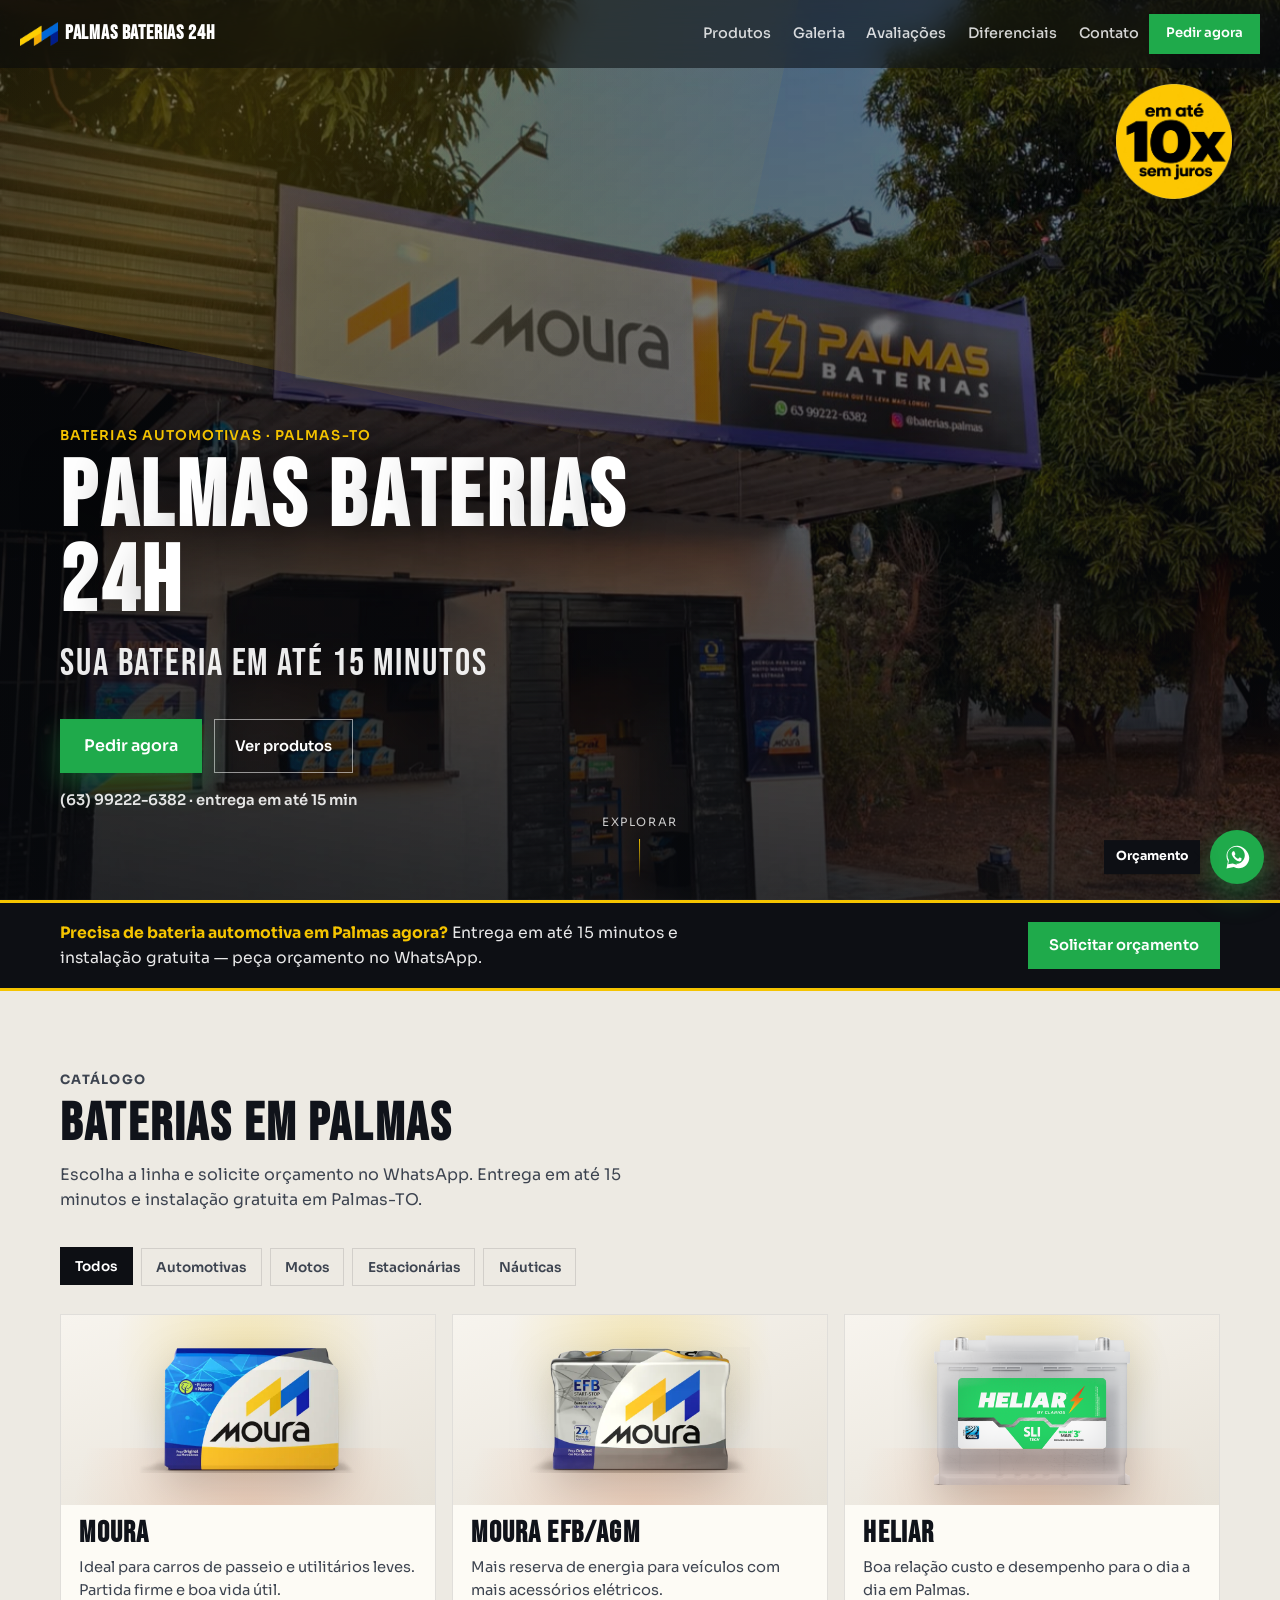
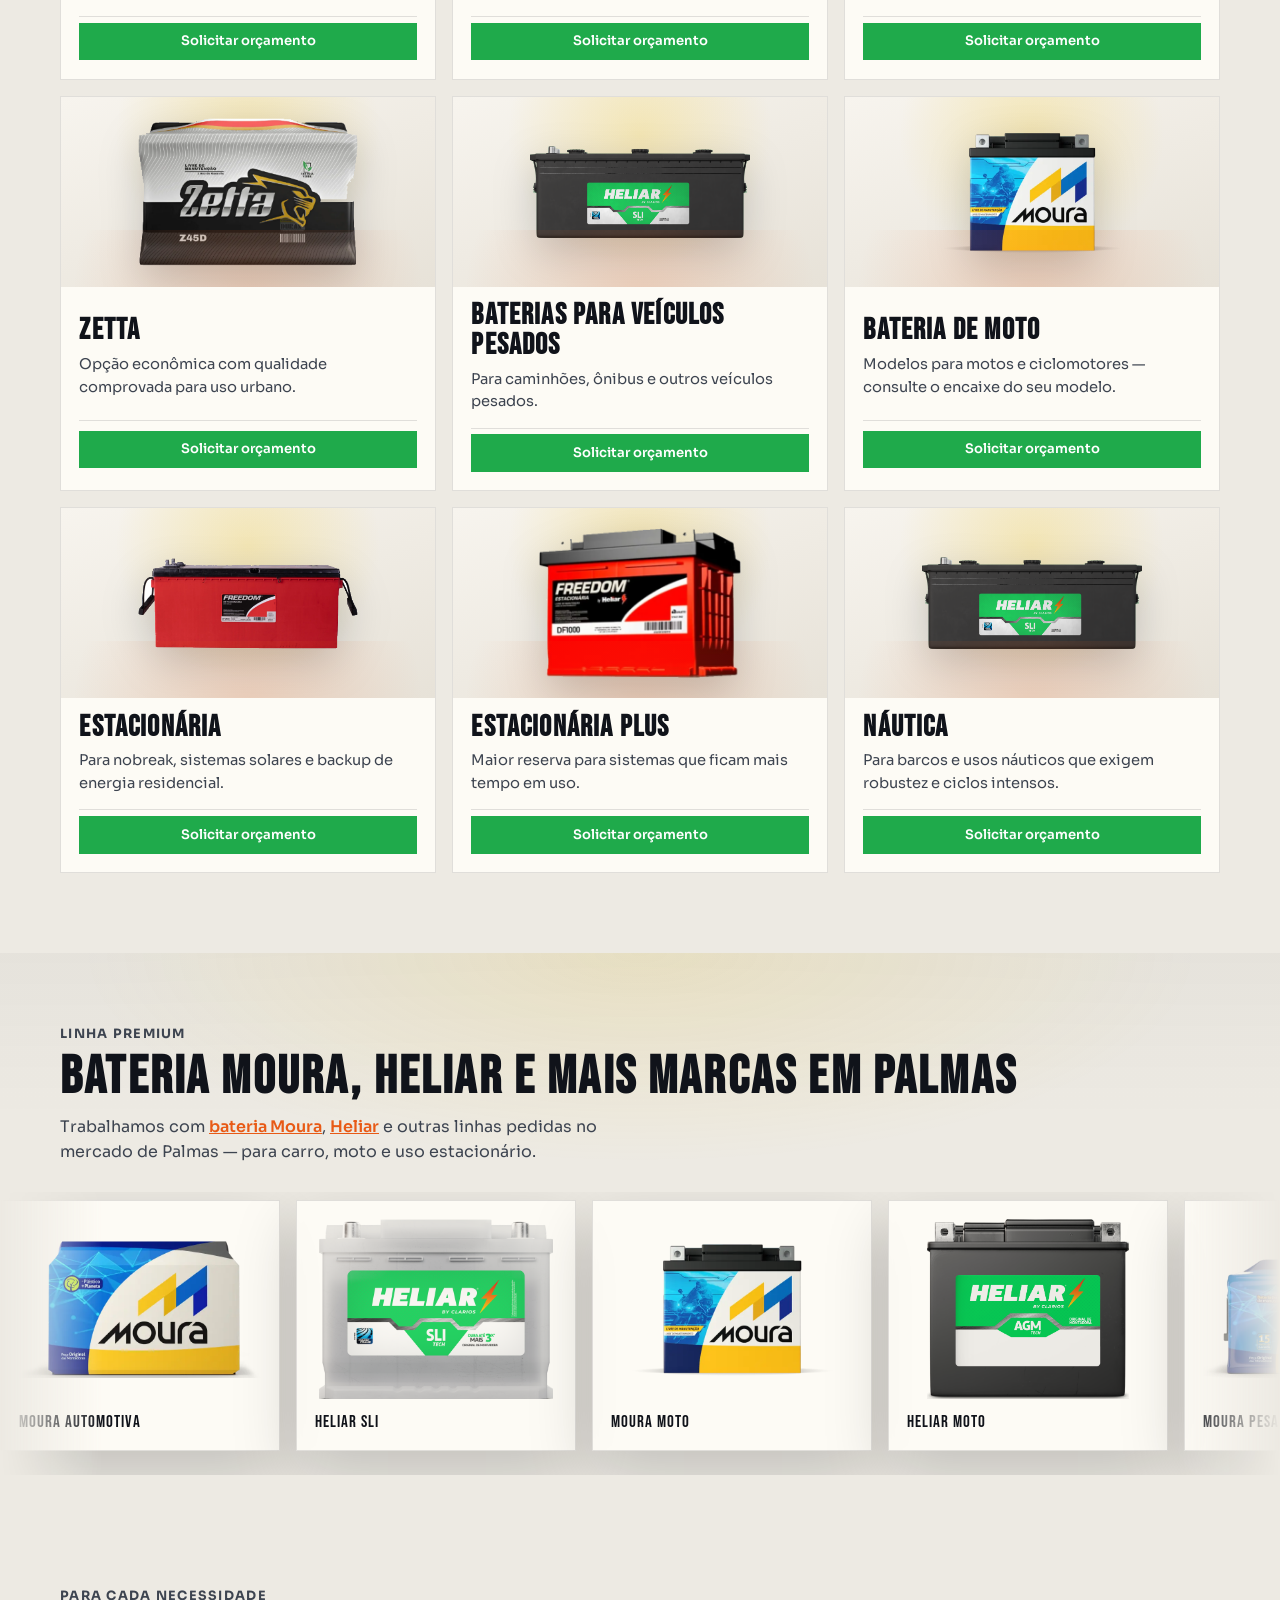
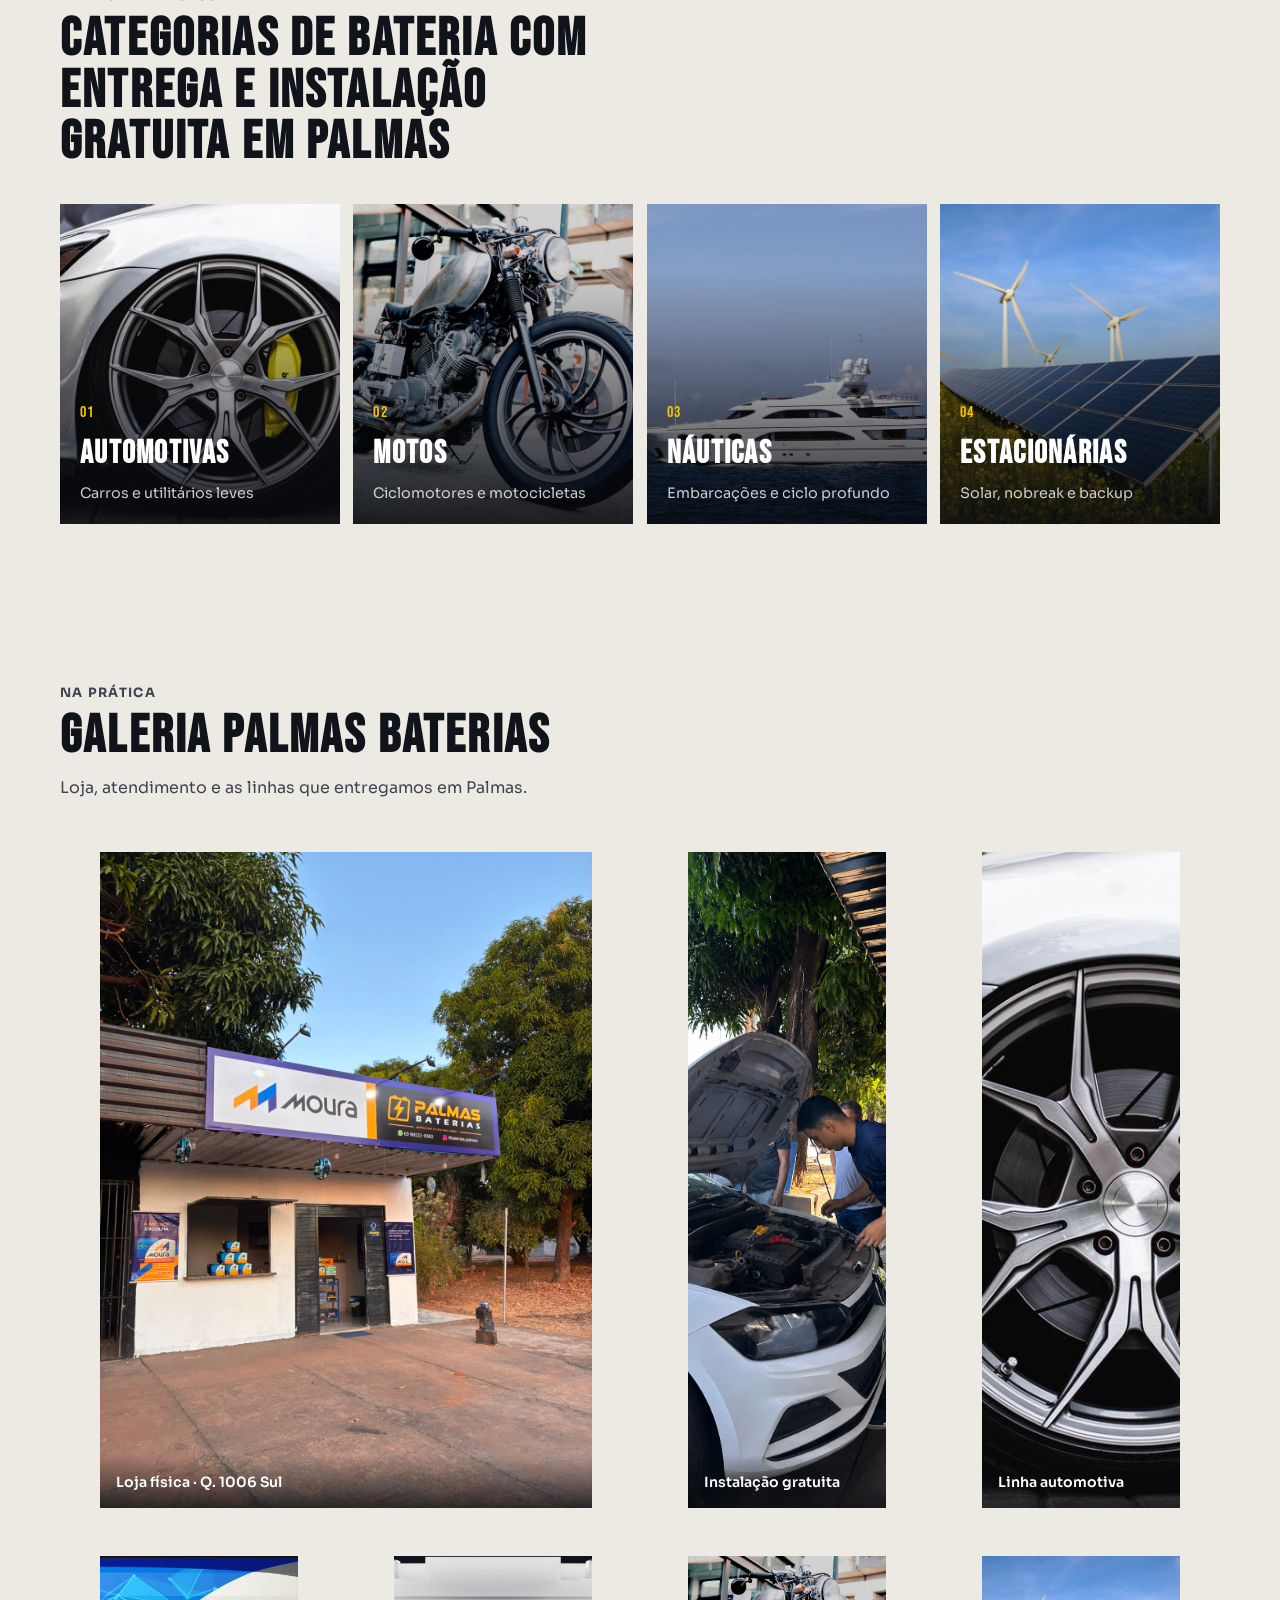
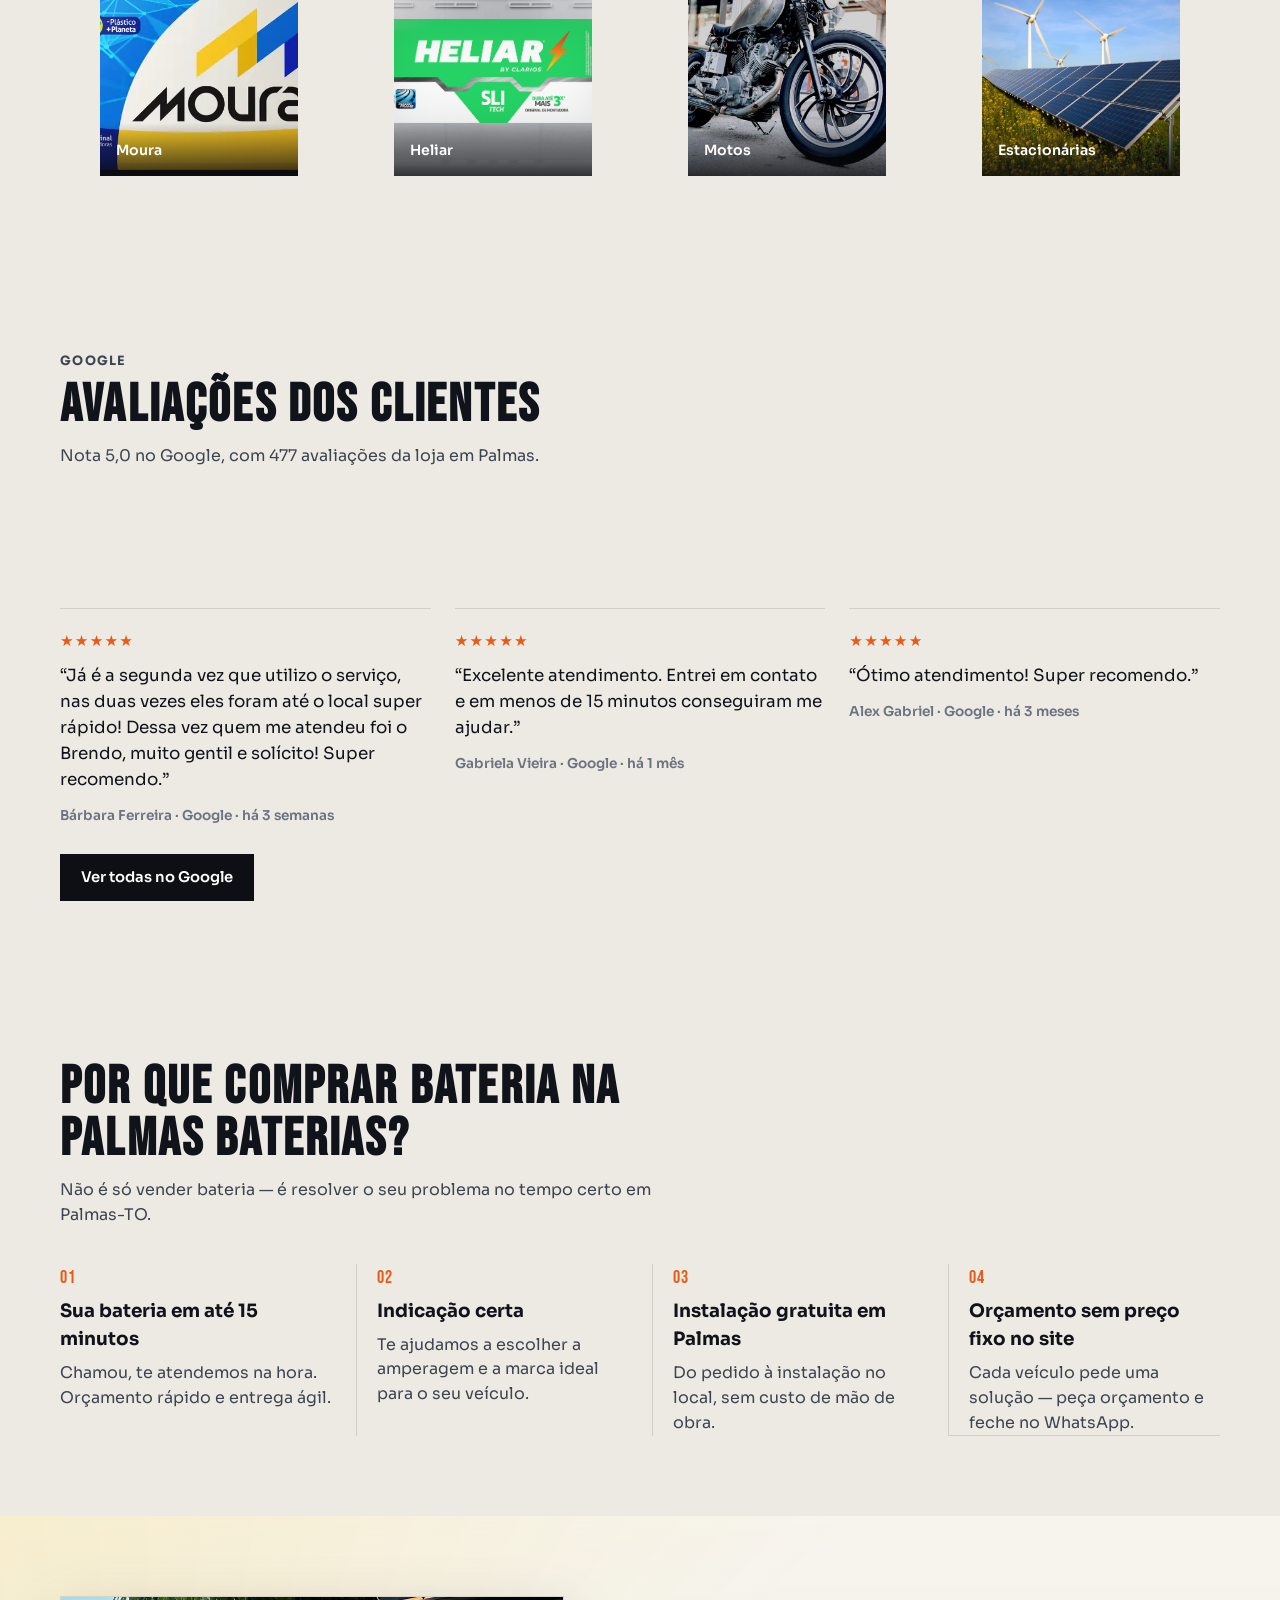
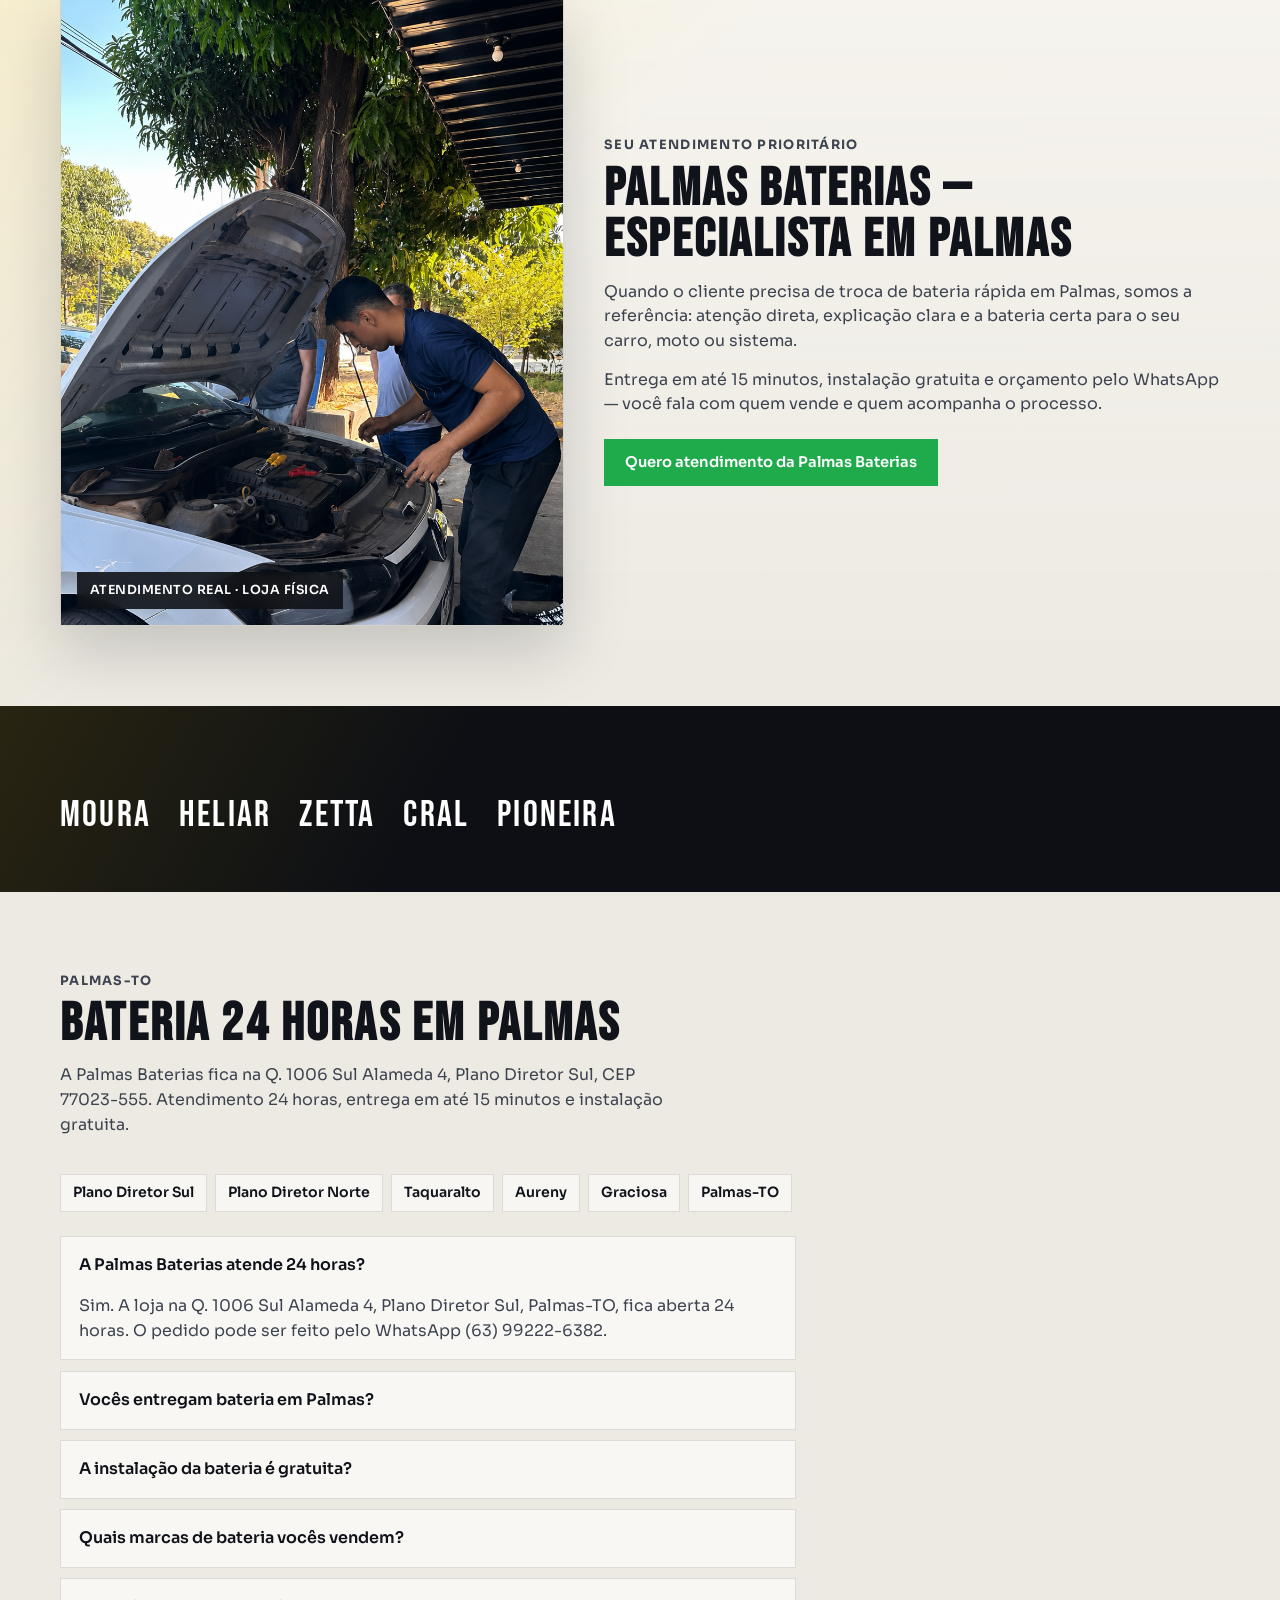
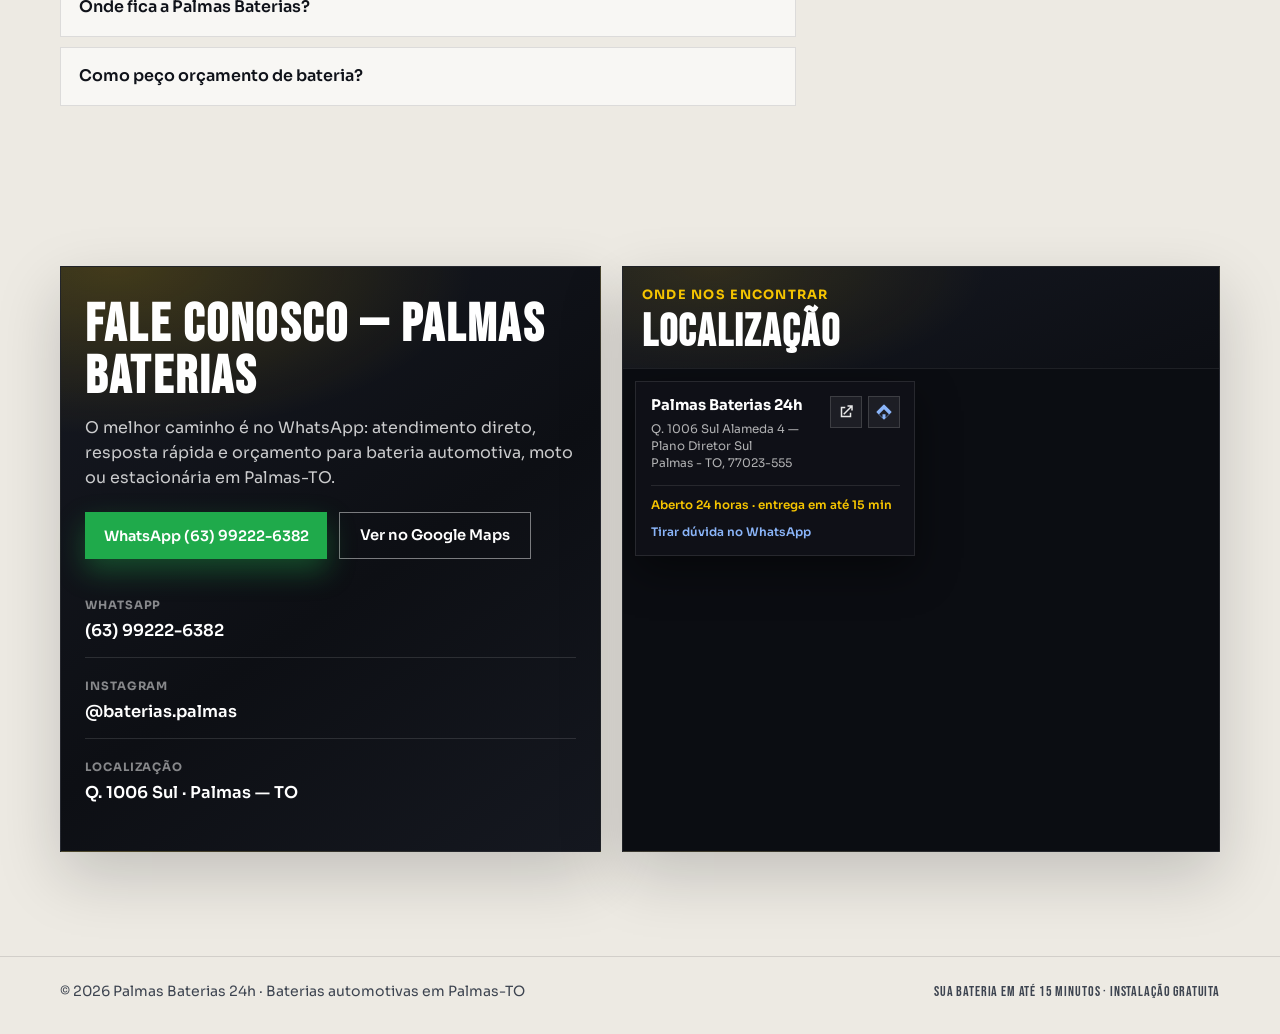
<file: index.html>
<!DOCTYPE html>
<html lang="pt-BR">
  <head>
    <meta charset="UTF-8" />
    <meta name="viewport" content="width=device-width, initial-scale=1.0" />
    <title>Baterias Automotivas em Palmas | Palmas Baterias 24h</title>
    <meta
      name="description"
      content="Palmas Baterias: loja de baterias automotivas 24 horas no Plano Diretor Sul, Palmas-TO. Entrega em até 15 minutos, instalação gratuita e orçamento pelo WhatsApp."
    />
    <meta name="author" content="Palmas Baterias" />
    <meta name="geo.region" content="BR-TO" />
    <meta name="geo.placename" content="Palmas" />
    <meta name="robots" content="index, follow" />
    <link rel="canonical" href="https://www.bateriasempalmastocantins.com.br/" />
    <link rel="icon" href="favicon.ico" sizes="48x48" />
    <link rel="icon" type="image/png" href="favicon-192.png" sizes="192x192" />
    <link rel="apple-touch-icon" href="apple-touch-icon.png" />

    <!-- Open Graph -->
    <meta property="og:type" content="website" />
    <meta property="og:locale" content="pt_BR" />
    <meta property="og:url" content="https://www.bateriasempalmastocantins.com.br/" />
    <meta property="og:site_name" content="Palmas Baterias 24h" />
    <meta
      property="og:title"
      content="Baterias Automotivas em Palmas | Palmas Baterias 24h"
    />
    <meta
      property="og:description"
      content="Sua bateria em até 15 minutos em Palmas-TO. Entrega, instalação gratuita e orçamento rápido no WhatsApp. Moura, Heliar e outras marcas."
    />
    <meta
      property="og:image"
      content="https://www.bateriasempalmastocantins.com.br/Imagens/imagemdaloja.jpeg"
    />

    <!-- Twitter -->
    <meta name="twitter:card" content="summary_large_image" />
    <meta
      name="twitter:title"
      content="Baterias Automotivas em Palmas | Palmas Baterias 24h"
    />
    <meta
      name="twitter:description"
      content="Sua bateria em até 15 minutos. Instalação gratuita. Peça orçamento no WhatsApp."
    />
    <meta
      name="twitter:image"
      content="https://www.bateriasempalmastocantins.com.br/Imagens/imagemdaloja.jpeg"
    />

    <link rel="preconnect" href="https://fonts.googleapis.com" />
    <link rel="preconnect" href="https://fonts.gstatic.com" crossorigin />
    <link
      href="https://fonts.googleapis.com/css2?family=Bebas+Neue&family=Sora:wght@400;500;600;700&display=swap"
      rel="stylesheet"
    />
    <link rel="stylesheet" href="styles.css" />

    <script type="application/ld+json">
      {
        "@context": "https://schema.org",
        "@graph": [
          {
            "@type": "WebSite",
            "@id": "https://www.bateriasempalmastocantins.com.br/#site",
            "name": "Palmas Baterias 24h",
            "alternateName": ["Palmas Baterias", "Baterias Palmas"],
            "url": "https://www.bateriasempalmastocantins.com.br/",
            "publisher": { "@id": "https://www.bateriasempalmastocantins.com.br/#negocio" }
          },
          {
            "@type": "AutoPartsStore",
            "@id": "https://www.bateriasempalmastocantins.com.br/#negocio",
            "name": "Palmas Baterias",
            "alternateName": ["Palmas Baterias 24h", "Baterias Palmas"],
            "description": "Loja de baterias de carro, moto, náuticas e estacionárias em Palmas-TO. Atendimento 24 horas, entrega em até 15 minutos e instalação gratuita.",
            "url": "https://www.bateriasempalmastocantins.com.br/",
            "telephone": "+55-63-99222-6382",
            "image": "https://www.bateriasempalmastocantins.com.br/Imagens/imagemdaloja.jpeg",
            "hasMap": "https://www.google.com/maps?cid=6536555657097851767&hl=pt-BR",
            "address": {
              "@type": "PostalAddress",
              "streetAddress": "Q. 1006 Sul Alameda 4 - Plano Diretor Sul",
              "addressLocality": "Palmas",
              "addressRegion": "TO",
              "postalCode": "77023-555",
              "addressCountry": "BR"
            },
            "geo": {
              "@type": "GeoCoordinates",
              "latitude": -10.2448789,
              "longitude": -48.3241207
            },
            "openingHoursSpecification": {
              "@type": "OpeningHoursSpecification",
              "dayOfWeek": [
                "Monday",
                "Tuesday",
                "Wednesday",
                "Thursday",
                "Friday",
                "Saturday",
                "Sunday"
              ],
              "opens": "00:00",
              "closes": "23:59"
            },
            "areaServed": [
              { "@type": "City", "name": "Palmas" },
              { "@type": "Place", "name": "Plano Diretor Sul" },
              { "@type": "Place", "name": "Plano Diretor Norte" },
              { "@type": "Place", "name": "Taquaralto" },
              { "@type": "Place", "name": "Aureny" },
              { "@type": "Place", "name": "Graciosa" }
            ],
            "sameAs": [
              "https://www.google.com/maps?cid=6536555657097851767&hl=pt-BR",
              "https://maps.app.goo.gl/mPvSXAWYAm8Tu38J9",
              "https://www.instagram.com/baterias.palmas"
            ],
            "contactPoint": {
              "@type": "ContactPoint",
              "telephone": "+55-63-99222-6382",
              "contactType": "sales",
              "availableLanguage": "Portuguese",
              "areaServed": "BR",
              "hoursAvailable": {
                "@type": "OpeningHoursSpecification",
                "dayOfWeek": [
                  "Monday",
                  "Tuesday",
                  "Wednesday",
                  "Thursday",
                  "Friday",
                  "Saturday",
                  "Sunday"
                ],
                "opens": "00:00",
                "closes": "23:59"
              }
            },
            "makesOffer": [
              {
                "@type": "Offer",
                "itemOffered": {
                  "@type": "Service",
                  "name": "Venda e instalação gratuita de baterias automotivas em Palmas"
                }
              },
              {
                "@type": "Offer",
                "itemOffered": {
                  "@type": "Service",
                  "name": "Entrega de bateria automotiva em até 15 minutos em Palmas-TO"
                }
              }
            ]
          },
          {
            "@type": "FAQPage",
            "@id": "https://www.bateriasempalmastocantins.com.br/#duvidas",
            "url": "https://www.bateriasempalmastocantins.com.br/#duvidas",
            "isPartOf": { "@id": "https://www.bateriasempalmastocantins.com.br/#negocio" },
            "mainEntity": [
              {
                "@type": "Question",
                "name": "A Palmas Baterias atende 24 horas?",
                "acceptedAnswer": {
                  "@type": "Answer",
                  "text": "Sim. A loja na Q. 1006 Sul Alameda 4, Plano Diretor Sul, Palmas-TO, fica aberta 24 horas. O pedido pode ser feito pelo WhatsApp (63) 99222-6382."
                }
              },
              {
                "@type": "Question",
                "name": "Vocês entregam bateria em Palmas?",
                "acceptedAnswer": {
                  "@type": "Answer",
                  "text": "Sim. A entrega em Palmas-TO sai em até 15 minutos, com instalação gratuita no local. Atendemos Plano Diretor Sul, Plano Diretor Norte, Taquaralto, Aureny, Graciosa e o restante da cidade."
                }
              },
              {
                "@type": "Question",
                "name": "A instalação da bateria é gratuita?",
                "acceptedAnswer": {
                  "@type": "Answer",
                  "text": "Sim. A instalação em Palmas não tem custo de mão de obra."
                }
              },
              {
                "@type": "Question",
                "name": "Quais marcas de bateria vocês vendem?",
                "acceptedAnswer": {
                  "@type": "Answer",
                  "text": "Moura, Heliar, Zetta, Cral e Pioneira, para carro, moto, uso náutico e estacionário."
                }
              },
              {
                "@type": "Question",
                "name": "Onde fica a Palmas Baterias?",
                "acceptedAnswer": {
                  "@type": "Answer",
                  "text": "Q. 1006 Sul Alameda 4, Plano Diretor Sul, Palmas - TO, 77023-555. O perfil no Google Maps é o da Palmas Baterias."
                }
              },
              {
                "@type": "Question",
                "name": "Como peço orçamento de bateria?",
                "acceptedAnswer": {
                  "@type": "Answer",
                  "text": "Pelo WhatsApp (63) 99222-6382. O valor depende do veículo, então o orçamento é feito no atendimento, sem tabela fixa no site."
                }
              }
            ]
          }
        ]
      }
    </script>
  </head>
  <body>
    <div class="scroll-progress" aria-hidden="true"><span></span></div>
    <div class="ambient" aria-hidden="true">
      <span class="ambient__orb ambient__orb--a"></span>
      <span class="ambient__orb ambient__orb--b"></span>
      <span class="ambient__grain"></span>
    </div>

    <header class="site-header">
      <a class="brand-mark" href="#topo" aria-label="Palmas Baterias 24h">
        <span class="brand-mark__icon" aria-hidden="true">
          <img src="Imagens/logo-moura.png" alt="" width="807" height="512" />
        </span>
        <span class="brand-mark__text">Palmas Baterias 24h</span>
      </a>

      <div class="header__end">
        <nav class="nav" id="site-nav" aria-label="Principal">
          <a href="#produtos">Produtos</a>
          <a href="#galeria">Galeria</a>
          <a href="#feedbacks">Avaliações</a>
          <a href="#diferenciais">Diferenciais</a>
          <a href="#contato">Contato</a>
          <a
            class="btn btn--whatsapp nav__whatsapp"
            href="https://wa.me/5563992226382?text=Ol%C3%A1%20Palmas%20Baterias!%20Vim%20pela%20sua%20p%C3%A1gina%20e%20quero%20or%C3%A7amento."
            target="_blank"
            rel="noopener noreferrer"
          >
            Pedir agora
          </a>
        </nav>

        <a
          class="btn btn--whatsapp btn--header-cta"
          href="https://wa.me/5563992226382?text=Ol%C3%A1%20Palmas%20Baterias!%20Vim%20pela%20sua%20p%C3%A1gina%20e%20quero%20or%C3%A7amento."
          target="_blank"
          rel="noopener noreferrer"
        >
          <span class="btn__pulse" aria-hidden="true"></span>
          Pedir agora
        </a>

        <button
          class="nav-toggle"
          type="button"
          aria-controls="site-nav"
          aria-expanded="false"
          aria-label="Abrir menu"
        >
          <span class="nav-toggle__bars" aria-hidden="true">
            <i></i>
            <i></i>
            <i></i>
          </span>
        </button>
      </div>
    </header>
    <div class="nav-backdrop" hidden></div>

    <main id="topo">
      <section class="hero">
        <div class="hero__media">
          <img
            src="Imagens/imagemdaloja.jpeg"
            alt="Loja Palmas Baterias — baterias automotivas em Palmas-TO"
            class="hero__image"
          />
          <div class="hero__veil" aria-hidden="true"></div>
          <div class="hero__sheen" aria-hidden="true"></div>
        </div>
        <img
          class="pay-badge reveal"
          src="Imagens/selo-10x.png"
          alt="Em até 10x sem juros"
          width="970"
          height="956"
        />
        <div class="hero__content">
          <p class="hero__seller reveal">Baterias automotivas · Palmas-TO</p>
          <h1 class="hero__brand reveal" data-split>Palmas Baterias 24h</h1>
          <p class="hero__headline reveal">Sua bateria em até 15 minutos</p>
          <div class="hero__actions reveal">
            <a
              class="btn btn--whatsapp btn--hero-cta"
              href="https://wa.me/5563992226382?text=Ol%C3%A1%20Palmas%20Baterias!%20Preciso%20de%20or%C3%A7amento%20de%20bateria."
              target="_blank"
              rel="noopener noreferrer"
            >
              Pedir agora
            </a>
            <a class="btn btn--ghost" href="#produtos">Ver produtos</a>
          </div>
          <p class="hero__phone reveal">(63) 99222-6382 · entrega em até 15 min</p>
        </div>
        <a class="hero__scroll" href="#produtos" aria-label="Ver catálogo de baterias">
          <span>Explorar</span>
          <i></i>
        </a>
      </section>

      <aside class="attention-bar" aria-label="Chamada para WhatsApp">
        <div class="container attention-bar__inner">
          <p>
            <strong>Precisa de bateria automotiva em Palmas agora?</strong>
            Entrega em até 15 minutos e instalação gratuita — peça orçamento no WhatsApp.
          </p>
          <a
            class="btn btn--whatsapp"
            href="https://wa.me/5563992226382?text=Ol%C3%A1%20Palmas%20Baterias!%20Quero%20or%C3%A7amento%20r%C3%A1pido."
            target="_blank"
            rel="noopener noreferrer"
          >
            Solicitar orçamento
          </a>
        </div>
      </aside>

      <section class="section products" id="produtos">
        <div class="container">
          <header class="section__head reveal">
            <p class="eyebrow">Catálogo</p>
            <h2>Baterias em Palmas</h2>
            <p>
              Escolha a linha e solicite orçamento no WhatsApp. Entrega em até 15 minutos e
              instalação gratuita em Palmas-TO.
            </p>
          </header>

          <div class="product-filters reveal" role="tablist" aria-label="Filtrar produtos">
            <button class="filter is-active" type="button" data-filter="all">Todos</button>
            <button class="filter" type="button" data-filter="automotiva">Automotivas</button>
            <button class="filter" type="button" data-filter="moto">Motos</button>
            <button class="filter" type="button" data-filter="estacionaria">Estacionárias</button>
            <button class="filter" type="button" data-filter="nautica">Náuticas</button>
          </div>

          <div class="product-grid" id="product-grid"></div>
        </div>
      </section>

      <section class="showcase" id="vitrine" aria-label="Vitrine de baterias">
        <div class="showcase__head container reveal">
          <p class="eyebrow">Linha premium</p>
          <h2>Bateria Moura, Heliar e mais marcas em Palmas</h2>
          <p>
            Trabalhamos com
            <a href="https://www.moura.com.br/descubra-qual-a-sua-bateria" target="_blank" rel="noopener noreferrer">bateria Moura</a>,
            <a href="https://www.heliar.com" target="_blank" rel="noopener noreferrer">Heliar</a>
            e outras linhas pedidas no mercado de Palmas — para carro, moto e uso estacionário.
          </p>
        </div>
        <div class="marquee" aria-hidden="true">
          <div class="marquee__track">
            <figure class="marquee__item">
              <img src="Imagens/produtos/moura-automotiva.webp" alt="Bateria Moura automotiva para carro em Palmas" loading="lazy" />
              <figcaption>Moura Automotiva</figcaption>
            </figure>
            <figure class="marquee__item">
              <img src="Imagens/produtos/heliar-auto.png" alt="Bateria Heliar SLI automotiva" loading="lazy" />
              <figcaption>Heliar SLI</figcaption>
            </figure>
            <figure class="marquee__item">
              <img src="Imagens/produtos/moura-moto.webp" alt="Bateria Moura para moto" loading="lazy" />
              <figcaption>Moura Moto</figcaption>
            </figure>
            <figure class="marquee__item">
              <img src="Imagens/produtos/heliar-moto.png" alt="Bateria Heliar para moto" loading="lazy" />
              <figcaption>Heliar Moto</figcaption>
            </figure>
            <figure class="marquee__item">
              <img src="Imagens/produtos/moura-pesada.webp" alt="Bateria Moura pesada para utilitários" loading="lazy" />
              <figcaption>Moura Pesada</figcaption>
            </figure>
            <figure class="marquee__item">
              <img src="Imagens/produtos/heliar-frota.png" alt="Bateria Heliar para frota" loading="lazy" />
              <figcaption>Heliar Frota</figcaption>
            </figure>
            <figure class="marquee__item">
              <img src="Imagens/produtos/moura-efb.webp" alt="Bateria Moura EFB start-stop" loading="lazy" />
              <figcaption>Moura EFB</figcaption>
            </figure>
            <figure class="marquee__item">
              <img src="Imagens/produtos/moura-agm.webp" alt="Bateria Moura AGM" loading="lazy" />
              <figcaption>Moura AGM</figcaption>
            </figure>
            <!-- duplicate for seamless loop -->
            <figure class="marquee__item">
              <img src="Imagens/produtos/moura-automotiva.webp" alt="" loading="lazy" aria-hidden="true" />
              <figcaption>Moura Automotiva</figcaption>
            </figure>
            <figure class="marquee__item">
              <img src="Imagens/produtos/heliar-auto.png" alt="" loading="lazy" aria-hidden="true" />
              <figcaption>Heliar SLI</figcaption>
            </figure>
            <figure class="marquee__item">
              <img src="Imagens/produtos/moura-moto.webp" alt="" loading="lazy" aria-hidden="true" />
              <figcaption>Moura Moto</figcaption>
            </figure>
            <figure class="marquee__item">
              <img src="Imagens/produtos/heliar-moto.png" alt="" loading="lazy" aria-hidden="true" />
              <figcaption>Heliar Moto</figcaption>
            </figure>
            <figure class="marquee__item">
              <img src="Imagens/produtos/moura-pesada.webp" alt="" loading="lazy" aria-hidden="true" />
              <figcaption>Moura Pesada</figcaption>
            </figure>
            <figure class="marquee__item">
              <img src="Imagens/produtos/heliar-frota.png" alt="" loading="lazy" aria-hidden="true" />
              <figcaption>Heliar Frota</figcaption>
            </figure>
            <figure class="marquee__item">
              <img src="Imagens/produtos/moura-efb.webp" alt="" loading="lazy" aria-hidden="true" />
              <figcaption>Moura EFB</figcaption>
            </figure>
            <figure class="marquee__item">
              <img src="Imagens/produtos/moura-agm.webp" alt="" loading="lazy" aria-hidden="true" />
              <figcaption>Moura AGM</figcaption>
            </figure>
          </div>
        </div>
      </section>

      <section class="section categories" id="categorias">
        <div class="container">
          <header class="section__head reveal">
            <p class="eyebrow">Para cada necessidade</p>
            <h2>Categorias de bateria com entrega e instalação gratuita em Palmas</h2>
          </header>
          <div class="category-grid">
            <a class="category reveal" href="#produtos" data-filter-jump="automotiva">
              <img
                src="Imagens/categorias/automotiva.jpg"
                alt="Baterias automotivas para carro em Palmas-TO"
                loading="lazy"
              />
              <div class="category__overlay">
                <span>01</span>
                <h3>Automotivas</h3>
                <p>Carros e utilitários leves</p>
              </div>
            </a>
            <a class="category reveal" href="#produtos" data-filter-jump="moto">
              <img
                src="Imagens/categorias/moto.jpg"
                alt="Baterias de moto em Palmas-TO"
                loading="lazy"
              />
              <div class="category__overlay">
                <span>02</span>
                <h3>Motos</h3>
                <p>Ciclomotores e motocicletas</p>
              </div>
            </a>
            <a class="category reveal" href="#produtos" data-filter-jump="nautica">
              <img
                src="Imagens/categorias/nautica.jpg"
                alt="Baterias náuticas"
                loading="lazy"
              />
              <div class="category__overlay">
                <span>03</span>
                <h3>Náuticas</h3>
                <p>Embarcações e ciclo profundo</p>
              </div>
            </a>
            <a class="category reveal" href="#produtos" data-filter-jump="estacionaria">
              <img
                src="Imagens/categorias/estacionaria.jpg"
                alt="Baterias estacionárias"
                loading="lazy"
              />
              <div class="category__overlay">
                <span>04</span>
                <h3>Estacionárias</h3>
                <p>Solar, nobreak e backup</p>
              </div>
            </a>
          </div>
        </div>
      </section>

      <section class="section gallery" id="galeria">
        <div class="container">
          <header class="section__head reveal">
            <p class="eyebrow">Na prática</p>
            <h2>Galeria Palmas Baterias</h2>
            <p>Loja, atendimento e as linhas que entregamos em Palmas.</p>
          </header>
          <div class="gallery-grid">
            <figure class="gallery__item gallery__item--wide reveal">
              <img
                src="Imagens/imagemdaloja.jpeg"
                alt="Fachada e atendimento da Palmas Baterias em Palmas-TO"
                loading="lazy"
              />
              <figcaption>Loja física · Q. 1006 Sul</figcaption>
            </figure>
            <figure class="gallery__item reveal">
              <img
                src="Imagens/imagenbrendo.png"
                alt="Instalação de bateria automotiva na Palmas Baterias"
                loading="lazy"
              />
              <figcaption>Instalação gratuita</figcaption>
            </figure>
            <figure class="gallery__item reveal">
              <img
                src="Imagens/categorias/automotiva.jpg"
                alt="Baterias automotivas disponíveis em Palmas"
                loading="lazy"
              />
              <figcaption>Linha automotiva</figcaption>
            </figure>
            <figure class="gallery__item reveal">
              <img
                src="Imagens/produtos/moura-automotiva.webp"
                alt="Bateria Moura para carro"
                loading="lazy"
              />
              <figcaption>Moura</figcaption>
            </figure>
            <figure class="gallery__item reveal">
              <img
                src="Imagens/produtos/heliar-auto.png"
                alt="Bateria Heliar para carro"
                loading="lazy"
              />
              <figcaption>Heliar</figcaption>
            </figure>
            <figure class="gallery__item reveal">
              <img
                src="Imagens/categorias/moto.jpg"
                alt="Baterias de moto em Palmas"
                loading="lazy"
              />
              <figcaption>Motos</figcaption>
            </figure>
            <figure class="gallery__item reveal">
              <img
                src="Imagens/categorias/estacionaria.jpg"
                alt="Baterias estacionárias"
                loading="lazy"
              />
              <figcaption>Estacionárias</figcaption>
            </figure>
          </div>
        </div>
      </section>

      <section class="section feedbacks" id="feedbacks">
        <div class="container">
          <header class="section__head reveal">
            <p class="eyebrow">Google</p>
            <h2>Avaliações dos clientes</h2>
            <p>Nota 5,0 no Google, com 477 avaliações da loja em Palmas.</p>
          </header>
          <a
            class="google-score reveal"
            href="https://www.google.com/maps?cid=6536555657097851767&amp;hl=pt-BR"
            target="_blank"
            rel="noopener noreferrer"
          >
            <span class="google-score__value">5,0</span>
            <span>
              <span class="google-score__stars" aria-label="5 de 5 estrelas">★★★★★</span>
              <span class="google-score__count">477 avaliações no Google</span>
            </span>
          </a>
          <ul class="feedback-list">
            <li class="feedback reveal">
              <div class="feedback__stars" aria-label="5 de 5 estrelas">★★★★★</div>
              <blockquote>
                “Já é a segunda vez que utilizo o serviço, nas duas vezes eles foram até o local
                super rápido! Dessa vez quem me atendeu foi o Brendo, muito gentil e solícito!
                Super recomendo.”
              </blockquote>
              <p class="feedback__meta">Bárbara Ferreira · Google · há 3 semanas</p>
            </li>
            <li class="feedback reveal">
              <div class="feedback__stars" aria-label="5 de 5 estrelas">★★★★★</div>
              <blockquote>
                “Excelente atendimento. Entrei em contato e em menos de 15 minutos conseguiram me
                ajudar.”
              </blockquote>
              <p class="feedback__meta">Gabriela Vieira · Google · há 1 mês</p>
            </li>
            <li class="feedback reveal">
              <div class="feedback__stars" aria-label="5 de 5 estrelas">★★★★★</div>
              <blockquote>“Ótimo atendimento! Super recomendo.”</blockquote>
              <p class="feedback__meta">Alex Gabriel · Google · há 3 meses</p>
            </li>
          </ul>
          <p class="feedbacks__more reveal">
            <a
              class="btn btn--dark"
              href="https://www.google.com/maps?cid=6536555657097851767&amp;hl=pt-BR"
              target="_blank"
              rel="noopener noreferrer"
            >
              Ver todas no Google
            </a>
          </p>
        </div>
      </section>

      <section class="section features" id="diferenciais">
        <div class="container">
          <header class="section__head reveal">
            <h2>Por que comprar bateria na Palmas Baterias?</h2>
            <p>Não é só vender bateria — é resolver o seu problema no tempo certo em Palmas-TO.</p>
          </header>
          <ul class="feature-list">
            <li class="feature reveal">
              <span class="feature__num">01</span>
              <h3>Sua bateria em até 15 minutos</h3>
              <p>Chamou, te atendemos na hora. Orçamento rápido e entrega ágil.</p>
            </li>
            <li class="feature reveal">
              <span class="feature__num">02</span>
              <h3>Indicação certa</h3>
              <p>Te ajudamos a escolher a amperagem e a marca ideal para o seu veículo.</p>
            </li>
            <li class="feature reveal">
              <span class="feature__num">03</span>
              <h3>Instalação gratuita em Palmas</h3>
              <p>Do pedido à instalação no local, sem custo de mão de obra.</p>
            </li>
            <li class="feature reveal">
              <span class="feature__num">04</span>
              <h3>Orçamento sem preço fixo no site</h3>
              <p>Cada veículo pede uma solução — peça orçamento e feche no WhatsApp.</p>
            </li>
          </ul>
        </div>
      </section>

      <section class="section about" id="sobre">
        <div class="container about__grid">
          <figure class="about__figure reveal">
            <img
              src="Imagens/imagenbrendo.png"
              alt="Instalação de bateria automotiva na Palmas Baterias em Palmas-TO"
            />
            <div class="about__badge">Atendimento real · loja física</div>
          </figure>
          <div class="about__copy reveal">
            <p class="eyebrow">Seu atendimento prioritário</p>
            <h2>Palmas Baterias — especialista em Palmas</h2>
            <p>
              Quando o cliente precisa de troca de bateria rápida em Palmas, somos a referência:
              atenção direta, explicação clara e a bateria certa para o seu carro, moto ou sistema.
            </p>
            <p>
              Entrega em até 15 minutos, instalação gratuita e orçamento pelo WhatsApp — você fala
              com quem vende e quem acompanha o processo.
            </p>
            <a
              class="btn btn--whatsapp"
              href="https://wa.me/5563992226382?text=Ol%C3%A1%20Palmas%20Baterias!%20Quero%20atendimento."
              target="_blank"
              rel="noopener noreferrer"
            >
              Quero atendimento da Palmas Baterias
            </a>
          </div>
        </div>
      </section>

      <section class="section brands" aria-label="Marcas">
        <div class="container">
          <p class="brands__label reveal">Marcas que você encontra</p>
          <ul class="brands__list">
            <li class="reveal">Moura</li>
            <li class="reveal">Heliar</li>
            <li class="reveal">Zetta</li>
            <li class="reveal">Cral</li>
            <li class="reveal">Pioneira</li>
          </ul>
        </div>
      </section>

      <section class="section faq" id="duvidas">
        <div class="container">
          <header class="section__head reveal">
            <p class="eyebrow">Palmas-TO</p>
            <h2>Bateria 24 horas em Palmas</h2>
            <p>
              A Palmas Baterias fica na Q. 1006 Sul Alameda 4, Plano Diretor Sul, CEP 77023-555.
              Atendimento 24 horas, entrega em até 15 minutos e instalação gratuita.
            </p>
          </header>
          <ul class="area-list reveal">
            <li>Plano Diretor Sul</li>
            <li>Plano Diretor Norte</li>
            <li>Taquaralto</li>
            <li>Aureny</li>
            <li>Graciosa</li>
            <li>Palmas-TO</li>
          </ul>
          <div class="faq-list">
            <details class="reveal" open>
              <summary>A Palmas Baterias atende 24 horas?</summary>
              <p>
                Sim. A loja na Q. 1006 Sul Alameda 4, Plano Diretor Sul, Palmas-TO, fica aberta 24 horas.
                O pedido pode ser feito pelo WhatsApp (63) 99222-6382.
              </p>
            </details>
            <details class="reveal">
              <summary>Vocês entregam bateria em Palmas?</summary>
              <p>
                Sim. A entrega em Palmas-TO sai em até 15 minutos, com instalação gratuita no local.
                Atendemos Plano Diretor Sul, Plano Diretor Norte, Taquaralto, Aureny, Graciosa e o restante da cidade.
              </p>
            </details>
            <details class="reveal">
              <summary>A instalação da bateria é gratuita?</summary>
              <p>Sim. A instalação em Palmas não tem custo de mão de obra.</p>
            </details>
            <details class="reveal">
              <summary>Quais marcas de bateria vocês vendem?</summary>
              <p>Moura, Heliar, Zetta, Cral e Pioneira, para carro, moto, uso náutico e estacionário.</p>
            </details>
            <details class="reveal">
              <summary>Onde fica a Palmas Baterias?</summary>
              <p>
                Q. 1006 Sul Alameda 4, Plano Diretor Sul, Palmas - TO, 77023-555. O perfil no Google Maps é o da
                Palmas Baterias.
              </p>
            </details>
            <details class="reveal">
              <summary>Como peço orçamento de bateria?</summary>
              <p>
                Pelo WhatsApp (63) 99222-6382. O valor depende do veículo, então o orçamento é feito no
                atendimento, sem tabela fixa no site.
              </p>
            </details>
          </div>
        </div>
      </section>

      <section class="section contact" id="contato">
        <div class="container contact__split reveal">
          <div class="contact__panel">
            <div class="contact__intro">
              <h2>Fale conosco — Palmas Baterias</h2>
              <p>
                O melhor caminho é no WhatsApp: atendimento direto, resposta rápida e orçamento para
                bateria automotiva, moto ou estacionária em Palmas-TO.
              </p>
              <div class="contact__actions">
                <a
                  class="btn btn--whatsapp btn--hero-cta"
                  href="https://wa.me/5563992226382?text=Ol%C3%A1%20Palmas%20Baterias!%20Vim%20pela%20sua%20p%C3%A1gina."
                  target="_blank"
                  rel="noopener noreferrer"
                >
                  WhatsApp (63) 99222-6382
                </a>
                <a
                  class="btn btn--ghost"
                  href="https://maps.app.goo.gl/mPvSXAWYAm8Tu38J9?g_st=iwb"
                  target="_blank"
                  rel="noopener noreferrer"
                >
                  Ver no Google Maps
                </a>
              </div>
            </div>
            <ul class="contact__details">
              <li>
                <span>WhatsApp</span>
                <a href="https://wa.me/5563992226382" target="_blank" rel="noopener noreferrer"
                  >(63) 99222-6382</a
                >
              </li>
              <li>
                <span>Instagram</span>
                <a
                  href="https://www.instagram.com/baterias.palmas?igsh=MWVkaWU5ZHpsa3pleg%3D%3D&utm_source=qr"
                  target="_blank"
                  rel="noopener noreferrer"
                  >@baterias.palmas</a
                >
              </li>
              <li>
                <span>Localização</span>
                <a
                  href="https://maps.app.goo.gl/mPvSXAWYAm8Tu38J9?g_st=iwb"
                  target="_blank"
                  rel="noopener noreferrer"
                  >Q. 1006 Sul · Palmas — TO</a
                >
              </li>
            </ul>
          </div>

          <div class="map-block">
            <header class="map-block__head">
              <p class="eyebrow">Onde nos encontrar</p>
              <h2>Localização</h2>
            </header>

            <div class="map-preview">
              <div class="map-preview__frame" aria-hidden="true">
                <iframe
                  title="Mapa — Palmas Baterias"
                  loading="lazy"
                  referrerpolicy="no-referrer-when-downgrade"
                  allowfullscreen
                  src="https://maps.google.com/maps?q=Palmas%20Baterias&amp;ll=-10.2448789,-48.3241207&amp;z=17&amp;output=embed&amp;hl=pt-BR"
                ></iframe>
              </div>

              <article class="map-card">
                <div class="map-card__top">
                  <div>
                    <h3>Palmas Baterias 24h</h3>
                    <p>
                      Q. 1006 Sul Alameda 4 — Plano Diretor Sul<br />
                      Palmas - TO, 77023-555
                    </p>
                  </div>
                  <div class="map-card__actions">
                    <a
                      class="map-card__icon"
                      href="https://maps.app.goo.gl/mPvSXAWYAm8Tu38J9?g_st=iwb"
                      target="_blank"
                      rel="noopener noreferrer"
                      aria-label="Abrir mapa em tela cheia"
                      title="Abrir no Google Maps"
                    >
                      <svg viewBox="0 0 24 24" width="18" height="18" aria-hidden="true">
                        <path
                          fill="currentColor"
                          d="M14 3h7v7h-2V6.41l-9.29 9.3-1.42-1.42 9.3-9.29H14V3zM5 5h6v2H7v10h10v-4h2v6H5V5z"
                        />
                      </svg>
                    </a>
                    <a
                      class="map-card__icon map-card__icon--directions"
                      href="https://www.google.com/maps/dir/?api=1&amp;destination=-10.2448789,-48.3241207"
                      target="_blank"
                      rel="noopener noreferrer"
                      aria-label="Como chegar"
                      title="Como chegar"
                    >
                      <svg viewBox="0 0 24 24" width="18" height="18" aria-hidden="true">
                        <path
                          fill="currentColor"
                          d="M21.71 11.29l-9-9a1 1 0 0 0-1.42 0l-9 9a1 1 0 0 0 0 1.42l9 9a1 1 0 0 0 1.42 0l9-9a1 1 0 0 0 0-1.42zM14 19.59V15h-4v4.59L5.41 15 12 8.41 18.59 15 14 19.59z"
                        />
                      </svg>
                    </a>
                  </div>
                </div>
                <div class="map-card__meta">
                  <span class="map-card__rating">Aberto 24 horas · entrega em até 15 min</span>
                  <a
                    class="map-card__link"
                    href="https://wa.me/5563992226382?text=Ol%C3%A1%20Palmas%20Baterias!%20Quero%20saber%20como%20chegar."
                    target="_blank"
                    rel="noopener noreferrer"
                  >
                    Tirar dúvida no WhatsApp
                  </a>
                </div>
              </article>
            </div>
          </div>
        </div>
      </section>
    </main>

    <footer class="site-footer">
      <div class="container site-footer__inner">
        <p>© <span id="year"></span> Palmas Baterias 24h · Baterias automotivas em Palmas-TO</p>
        <p class="site-footer__note">Sua bateria em até 15 minutos · instalação gratuita</p>
      </div>
    </footer>

    <a
      class="fab-whatsapp"
      href="https://wa.me/5563992226382?text=Ol%C3%A1%20Palmas%20Baterias!%20Vim%20pela%20sua%20p%C3%A1gina."
      target="_blank"
      rel="noopener noreferrer"
      aria-label="Abrir WhatsApp da Palmas Baterias"
    >
      <span class="fab-whatsapp__label">Orçamento</span>
      <svg viewBox="0 0 32 32" aria-hidden="true" width="28" height="28">
        <path
          fill="currentColor"
          d="M16.1 3C9.4 3 4 8.3 4 14.9c0 2.1.6 4.1 1.6 5.9L4 29l8.4-1.6c1.7.9 3.6 1.4 5.5 1.4 6.7 0 12.1-5.4 12.1-12S22.8 3 16.1 3zm0 21.8c-1.7 0-3.4-.5-4.9-1.3l-.3-.2-5 .9.9-4.8-.2-.3a9.6 9.6 0 0 1-1.5-5.2c0-5.3 4.4-9.7 9.9-9.7s9.9 4.3 9.9 9.7-4.3 9.9-9.8 9.9zm5.4-7.3c-.3-.1-1.7-.8-2-.9s-.5-.2-.7.1-.8.9-1 1.1-.4.2-.7.1a8 8 0 0 1-2.3-1.4 8.6 8.6 0 0 1-1.6-2c-.2-.3 0-.5.1-.6l.5-.6c.2-.2.2-.3.3-.5s0-.4 0-.5-.7-1.7-1-2.3c-.2-.5-.5-.5-.7-.5h-.6c-.2 0-.5.1-.8.4s-1 1-1 2.4 1.1 2.8 1.2 3 .1.4.3.7a12 12 0 0 0 4.5 4.3c1.7.8 2.1.7 2.6.7s1.4-.1 1.7-.5.8-.9.9-1.1.1-.4 0-.5-.2-.2-.5-.3z"
        />
      </svg>
    </a>

    <script src="script.js"></script>
  </body>
</html>
</file>
<file: styles.css>
:root {
  --bg: #edeae3;
  --bg-deep: #0c0e13;
  --bg-elevated: rgba(255, 253, 248, 0.88);
  --ink: #10131a;
  --ink-soft: #3d4450;
  --muted: #6b7280;
  --line: rgba(18, 20, 26, 0.12);
  --brand-yellow: #f5c400;
  --brand-orange: #e85a16;
  --brand-dark: #0d0f14;
  --whatsapp: #1faa4b;
  --shadow: 0 24px 60px rgba(8, 10, 14, 0.18);
  --font-display: "Bebas Neue", sans-serif;
  --font-body: "Sora", system-ui, sans-serif;
  --max: 1160px;
  --ease-out: cubic-bezier(0.22, 1, 0.36, 1);
}

*,
*::before,
*::after {
  box-sizing: border-box;
}

html {
  scroll-behavior: smooth;
}

body {
  margin: 0;
  font-family: var(--font-body);
  color: var(--ink);
  background: var(--bg);
  line-height: 1.55;
  -webkit-font-smoothing: antialiased;
  overflow-x: hidden;
}

img {
  max-width: 100%;
  display: block;
}

a {
  color: inherit;
}

.container {
  width: min(100% - 2rem, var(--max));
  margin-inline: auto;
}

.scroll-progress {
  position: fixed;
  inset: 0 0 auto;
  z-index: 60;
  height: 3px;
  background: transparent;
  pointer-events: none;
}

.scroll-progress span {
  display: block;
  height: 100%;
  width: 0%;
  background: linear-gradient(90deg, var(--brand-yellow), var(--brand-orange));
  transform-origin: left;
}

.ambient {
  position: fixed;
  inset: 0;
  z-index: -1;
  pointer-events: none;
  overflow: hidden;
}

.ambient__orb {
  position: absolute;
  border-radius: 50%;
  filter: blur(60px);
  opacity: 0.45;
  animation: orb-drift 14s ease-in-out infinite alternate;
}

.ambient__orb--a {
  width: 42vw;
  height: 42vw;
  top: -8%;
  left: -10%;
  background: radial-gradient(circle, rgba(245, 196, 0, 0.55), transparent 70%);
}

.ambient__orb--b {
  width: 36vw;
  height: 36vw;
  right: -8%;
  top: 35%;
  background: radial-gradient(circle, rgba(232, 90, 22, 0.35), transparent 70%);
  animation-delay: -4s;
}

.ambient__grain {
  position: absolute;
  inset: 0;
  opacity: 0.045;
  background-image: url("data:image/svg+xml,%3Csvg viewBox='0 0 200 200' xmlns='http://www.w3.org/2000/svg'%3E%3Cfilter id='n'%3E%3CfeTurbulence type='fractalNoise' baseFrequency='0.85' numOctaves='4' stitchTiles='stitch'/%3E%3C/filter%3E%3Crect width='100%25' height='100%25' filter='url(%23n)'/%3E%3C/svg%3E");
}

.site-header {
  position: fixed;
  inset: 0 0 auto;
  z-index: 40;
  display: flex;
  align-items: center;
  justify-content: space-between;
  gap: 1rem;
  padding: 0.85rem 1.25rem;
  background: rgba(8, 10, 14, 0.55);
  backdrop-filter: blur(16px) saturate(1.15);
  border-bottom: 1px solid transparent;
  color: #fff;
  transition:
    border-color 0.35s ease,
    background 0.35s ease,
    padding 0.35s ease,
    color 0.35s ease,
    box-shadow 0.35s ease;
}

.site-header .brand-mark__text {
  color: #fff;
  transition: color 0.35s ease;
}

.site-header .nav a {
  color: rgba(255, 255, 255, 0.82);
  transition: color 0.35s ease;
}

.site-header .nav a:hover {
  color: #fff;
}

.site-header .nav a::after {
  background: var(--brand-yellow);
}

.site-header.is-scrolled {
  color: var(--ink);
  border-bottom-color: var(--line);
  background: rgba(237, 234, 227, 0.92);
  padding-block: 0.65rem;
  box-shadow: 0 8px 24px rgba(8, 10, 14, 0.06);
}

.site-header.is-scrolled .brand-mark__text {
  color: var(--ink);
}

.site-header.is-scrolled .nav a {
  color: var(--ink-soft);
}

.site-header.is-scrolled .nav a:hover {
  color: var(--ink);
}

.site-header.is-scrolled .nav a::after {
  background: var(--brand-orange);
}

.brand-mark {
  display: inline-flex;
  align-items: center;
  gap: 0.45rem;
  text-decoration: none;
  font-weight: 700;
}

.brand-mark__icon {
  display: grid;
  place-items: center;
  width: 2.35rem;
  flex-shrink: 0;
  background: transparent;
  transition: transform 0.35s var(--ease-out);
}

.brand-mark__icon img {
  display: block;
  width: 100%;
  height: auto;
}

.brand-mark:hover .brand-mark__icon {
  transform: scale(1.06);
}

.brand-mark__text {
  font-family: var(--font-display);
  font-size: clamp(0.92rem, 3.5vw, 1.28rem);
  letter-spacing: 0.04em;
  text-transform: uppercase;
  white-space: nowrap;
}

.brand-mark__sub {
  display: none;
}

.header__end {
  display: flex;
  align-items: center;
  gap: 0.65rem;
  margin-left: auto;
}

.nav {
  display: none;
}

.nav a {
  position: relative;
  text-decoration: none;
  font-size: 0.9rem;
  font-weight: 500;
}

.nav a::after {
  content: "";
  position: absolute;
  left: 0;
  bottom: -0.25rem;
  width: 100%;
  height: 2px;
  transform: scaleX(0);
  transform-origin: left;
  transition: transform 0.3s var(--ease-out);
}

.nav a:hover::after {
  transform: scaleX(1);
}

.nav__whatsapp {
  display: none;
}

.nav-toggle {
  display: grid;
  place-items: center;
  width: 2.6rem;
  height: 2.6rem;
  padding: 0;
  border: 1px solid rgba(255, 255, 255, 0.22);
  background: rgba(255, 255, 255, 0.06);
  color: inherit;
  cursor: pointer;
  transition: background 0.25s ease, border-color 0.25s ease;
}

.site-header.is-scrolled .nav-toggle {
  border-color: var(--line);
  background: rgba(18, 20, 26, 0.04);
  color: var(--ink);
}

.nav-toggle__bars {
  display: grid;
  gap: 5px;
  width: 1.15rem;
}

.nav-toggle__bars i {
  display: block;
  height: 2px;
  width: 100%;
  background: currentColor;
  transition: transform 0.3s var(--ease-out), opacity 0.2s ease;
}

.site-header.nav-open .nav-toggle__bars i:nth-child(1) {
  transform: translateY(7px) rotate(45deg);
}

.site-header.nav-open .nav-toggle__bars i:nth-child(2) {
  opacity: 0;
}

.site-header.nav-open .nav-toggle__bars i:nth-child(3) {
  transform: translateY(-7px) rotate(-45deg);
}

.nav-backdrop {
  position: fixed;
  inset: 0;
  z-index: 35;
  background: rgba(8, 10, 14, 0.55);
  backdrop-filter: blur(2px);
  opacity: 0;
  transition: opacity 0.3s ease;
}

.nav-backdrop.is-visible {
  opacity: 1;
}

body.nav-locked {
  overflow: hidden;
}

/* Menu mobile (drawer) */
@media (max-width: 719px) {
  .btn--header-cta {
    display: none;
  }

  .nav {
    display: flex;
    position: fixed;
    top: 0;
    right: 0;
    z-index: 45;
    flex-direction: column;
    align-items: stretch;
    gap: 0.35rem;
    width: min(86vw, 320px);
    height: 100dvh;
    padding: 5.2rem 1.25rem 1.5rem;
    background: linear-gradient(165deg, #161922, #0d0f14 55%, #12151c);
    border-left: 1px solid rgba(255, 255, 255, 0.08);
    box-shadow: -20px 0 50px rgba(0, 0, 0, 0.35);
    transform: translateX(104%);
    transition: transform 0.35s var(--ease-out);
  }

  .site-header.nav-open .nav {
    transform: translateX(0);
  }

  .nav a:not(.btn) {
    padding: 0.9rem 0.35rem;
    font-size: 1.05rem;
    font-weight: 600;
    color: rgba(255, 255, 255, 0.9);
    border-bottom: 1px solid rgba(255, 255, 255, 0.08);
  }

  .nav a:not(.btn)::after {
    display: none;
  }

  .nav a:not(.btn):hover {
    color: var(--brand-yellow);
  }

  .nav__whatsapp {
    display: inline-flex;
    margin-top: 1.1rem;
    width: 100%;
  }

  .site-header.is-scrolled.nav-open .nav a:not(.btn) {
    color: rgba(255, 255, 255, 0.9);
  }
}

.btn {
  display: inline-flex;
  align-items: center;
  justify-content: center;
  gap: 0.4rem;
  min-height: 2.85rem;
  padding: 0.7rem 1.25rem;
  border: 1px solid transparent;
  text-decoration: none;
  font-family: var(--font-body);
  font-size: 0.92rem;
  font-weight: 600;
  cursor: pointer;
  transition: transform 0.25s var(--ease-out), background 0.2s ease, color 0.2s ease,
    border-color 0.2s ease, box-shadow 0.25s ease;
}

.btn:hover {
  transform: translateY(-2px);
}

.btn--sm {
  min-height: 2.35rem;
  padding: 0.45rem 0.9rem;
  font-size: 0.82rem;
}

.btn--ghost {
  background: transparent;
  border-color: rgba(255, 255, 255, 0.55);
  color: #fff;
}

.contact .btn--ghost {
  border-color: rgba(255, 255, 255, 0.45);
  color: #fff;
}

.btn--whatsapp {
  position: relative;
  overflow: hidden;
  background: var(--whatsapp);
  color: #fff;
}

.btn--whatsapp:hover {
  background: #189640;
}

.btn--header-cta {
  min-height: 2.5rem;
  padding: 0.5rem 1rem;
  font-size: 0.82rem;
  animation: cta-glow 2.4s ease-in-out infinite;
}

.btn--hero-cta {
  min-height: 3.15rem;
  padding: 0.85rem 1.45rem;
  font-size: 1rem;
  box-shadow: 0 12px 28px rgba(31, 170, 75, 0.38);
  animation: cta-glow 2.4s ease-in-out infinite;
}

.btn__pulse {
  position: absolute;
  inset: 0;
  pointer-events: none;
}

.btn__pulse::after {
  content: "";
  position: absolute;
  inset: -2px;
  border: 2px solid rgba(255, 255, 255, 0.55);
  opacity: 0;
  animation: pulse-ring 2s ease-out infinite;
}

.hero {
  position: relative;
  min-height: 100svh;
  display: grid;
  align-items: end;
  overflow: hidden;
  color: #fff;
}

.hero__media {
  position: absolute;
  inset: 0;
}

.hero__image {
  width: 100%;
  height: 100%;
  object-fit: cover;
  object-position: center 40%;
  transform: scale(1.08);
  animation: hero-zoom 18s ease-out forwards;
  will-change: transform;
  filter: brightness(0.82) contrast(1.05) saturate(1);
}

.hero__veil {
  position: absolute;
  inset: 0;
  background:
    linear-gradient(180deg, rgba(8, 10, 14, 0.3) 0%, rgba(8, 10, 14, 0.42) 45%, rgba(8, 10, 14, 0.78) 100%),
    linear-gradient(90deg, rgba(8, 10, 14, 0.42) 0%, rgba(8, 10, 14, 0.18) 55%, rgba(8, 10, 14, 0.06) 100%);
}

.hero__sheen {
  position: absolute;
  inset: -20% 40% auto -20%;
  height: 60%;
  background: linear-gradient(115deg, transparent, rgba(245, 196, 0, 0.18), transparent);
  transform: rotate(12deg);
  animation: sheen 7s ease-in-out infinite;
}

.pay-badge {
  position: absolute;
  z-index: 3;
  top: max(4.6rem, calc(19.5svh - 3.625rem));
  left: calc(76% - 3.625rem);
  display: block;
  width: 7.25rem;
  height: auto;
  margin: 0;
}

@media (min-width: 720px) {
  .pay-badge {
    top: max(4.75rem, calc(15.8svh - 3.625rem));
    left: auto;
    right: max(1rem, calc(8.3% - 3.625rem));
  }
}

.pay-badge.reveal:not(.is-visible) {
  filter: blur(6px) drop-shadow(0 12px 22px rgba(0, 0, 0, 0.35));
}

.pay-badge.reveal.is-visible {
  filter: blur(0) drop-shadow(0 12px 22px rgba(0, 0, 0, 0.35));
}

.hero__content {
  position: relative;
  z-index: 1;
  width: min(100% - 2rem, var(--max));
  margin: 0 auto;
  padding: 7.5rem 0 5.5rem;
}

.hero__seller {
  margin: 0 0 0.6rem;
  font-size: 0.85rem;
  font-weight: 600;
  letter-spacing: 0.08em;
  text-transform: uppercase;
  color: var(--brand-yellow);
}

.hero__brand {
  margin: 0;
  font-family: var(--font-display);
  font-size: clamp(2.6rem, 9vw, 5.8rem);
  line-height: 0.92;
  letter-spacing: 0.04em;
  text-transform: uppercase;
  text-shadow: 0 10px 40px rgba(0, 0, 0, 0.35);
  max-width: 16ch;
}

.hero__brand .char {
  display: inline-block;
  opacity: 0;
  transform: translateY(40px) rotate(6deg);
  animation: char-in 0.7s var(--ease-out) forwards;
}

.hero__headline {
  margin: 0.55rem 0 0;
  font-family: var(--font-display);
  font-size: clamp(1.45rem, 3.5vw, 2.35rem);
  letter-spacing: 0.05em;
  text-transform: uppercase;
  color: rgba(255, 255, 255, 0.92);
}

.hero__actions {
  display: flex;
  flex-wrap: wrap;
  gap: 0.75rem;
  margin-top: 1.6rem;
}

.hero__phone {
  margin: 1rem 0 0;
  font-size: 0.92rem;
  font-weight: 600;
  color: rgba(255, 255, 255, 0.88);
}

.hero__scroll {
  position: absolute;
  left: 50%;
  bottom: 1.4rem;
  z-index: 2;
  transform: translateX(-50%);
  display: grid;
  justify-items: center;
  gap: 0.45rem;
  color: rgba(255, 255, 255, 0.78);
  text-decoration: none;
  font-size: 0.72rem;
  letter-spacing: 0.14em;
  text-transform: uppercase;
}

.hero__scroll i {
  width: 1px;
  height: 2.4rem;
  background: linear-gradient(180deg, var(--brand-yellow), transparent);
  animation: scroll-line 1.6s ease-in-out infinite;
}

.attention-bar {
  background: var(--brand-dark);
  color: #fff;
  padding: 1.15rem 0;
  border-block: 3px solid var(--brand-yellow);
}

.attention-bar__inner {
  display: flex;
  flex-direction: column;
  gap: 0.9rem;
  align-items: flex-start;
}

.attention-bar p {
  margin: 0;
  max-width: 42rem;
  font-size: 0.98rem;
  color: rgba(255, 255, 255, 0.9);
}

.attention-bar strong {
  color: var(--brand-yellow);
}

.showcase {
  padding: 4.5rem 0 2rem;
  background:
    linear-gradient(180deg, rgba(12, 14, 19, 0.03), transparent 30%),
    radial-gradient(800px 300px at 50% 0%, rgba(245, 196, 0, 0.12), transparent 70%);
}

.showcase__head {
  margin-bottom: 1.75rem;
}

.showcase__head h2 {
  margin: 0.2rem 0 0;
  font-family: var(--font-display);
  font-size: clamp(2.1rem, 5vw, 3.2rem);
  letter-spacing: 0.04em;
  text-transform: uppercase;
  line-height: 0.95;
}

.showcase__head p {
  margin: 0.75rem 0 0;
  max-width: 36rem;
  color: var(--ink-soft);
}

.showcase__head a {
  color: var(--brand-orange);
  font-weight: 600;
}

.marquee {
  overflow: hidden;
  mask-image: linear-gradient(90deg, transparent, #000 8%, #000 92%, transparent);
}

.marquee__track {
  display: flex;
  gap: 1rem;
  width: max-content;
  animation: marquee 42s linear infinite;
  padding: 0.5rem 0 1.5rem;
}

.marquee:hover .marquee__track {
  animation-play-state: paused;
}

.marquee__item {
  margin: 0;
  width: min(72vw, 280px);
  padding: 1.1rem 1.1rem 0.9rem;
  background: var(--bg-elevated);
  border: 1px solid var(--line);
  backdrop-filter: blur(8px);
  box-shadow: var(--shadow);
  transition: transform 0.35s var(--ease-out);
}

.marquee__item:hover {
  transform: translateY(-8px) scale(1.02);
}

.marquee__item img {
  width: 100%;
  height: 180px;
  object-fit: contain;
  mix-blend-mode: multiply;
}

.marquee__item figcaption {
  margin-top: 0.65rem;
  font-family: var(--font-display);
  letter-spacing: 0.06em;
  text-transform: uppercase;
  font-size: 1.05rem;
}

.section {
  padding: 5rem 0;
  position: relative;
}

.section__head {
  max-width: 38rem;
  margin-bottom: 2.25rem;
}

.section__head h2,
.about__copy h2,
.contact__intro h2,
.showcase__head h2 {
  margin: 0;
  font-family: var(--font-display);
  font-size: clamp(2.3rem, 5vw, 3.4rem);
  line-height: 0.95;
  letter-spacing: 0.04em;
  text-transform: uppercase;
}

.section__head p,
.about__copy p,
.contact__intro p {
  margin: 0.85rem 0 0;
  color: var(--ink-soft);
}

.eyebrow {
  margin: 0 0 0.4rem !important;
  font-size: 0.8rem;
  font-weight: 700;
  letter-spacing: 0.1em;
  text-transform: uppercase;
  color: var(--brand-orange);
}

.category-grid {
  display: grid;
  grid-template-columns: 1fr;
  gap: 0.85rem;
}

.category {
  position: relative;
  display: block;
  min-height: 240px;
  overflow: hidden;
  text-decoration: none;
  color: #fff;
  isolation: isolate;
}

.category img {
  width: 100%;
  height: 100%;
  min-height: 240px;
  object-fit: cover;
  transition: transform 0.8s var(--ease-out);
}

.category__overlay {
  position: absolute;
  inset: 0;
  display: grid;
  align-content: end;
  gap: 0.2rem;
  padding: 1.25rem;
  background: linear-gradient(180deg, transparent 20%, rgba(8, 10, 14, 0.88));
}

.category__overlay span {
  font-family: var(--font-display);
  letter-spacing: 0.08em;
  color: var(--brand-yellow);
}

.category__overlay h3 {
  margin: 0;
  font-family: var(--font-display);
  font-size: 2rem;
  letter-spacing: 0.04em;
  text-transform: uppercase;
}

.category__overlay p {
  margin: 0;
  color: rgba(255, 255, 255, 0.78);
  font-size: 0.9rem;
}

.category:hover img {
  transform: scale(1.08);
}

.product-filters {
  display: flex;
  flex-wrap: wrap;
  gap: 0.5rem;
  margin-bottom: 1.75rem;
}

.filter {
  min-height: 2.35rem;
  padding: 0.4rem 0.9rem;
  border: 1px solid var(--line);
  background: transparent;
  font-family: var(--font-body);
  font-size: 0.85rem;
  font-weight: 600;
  color: var(--ink-soft);
  cursor: pointer;
  transition: background 0.2s ease, color 0.2s ease, border-color 0.2s ease, transform 0.2s ease;
}

.filter:hover,
.filter.is-active {
  background: var(--brand-dark);
  border-color: var(--brand-dark);
  color: #fff;
  transform: translateY(-1px);
}

.product-grid {
  display: grid;
  grid-template-columns: 1fr;
  gap: 1rem;
}

.product {
  display: grid;
  gap: 0.9rem;
  padding: 0;
  background: var(--bg-elevated);
  border: 1px solid var(--line);
  overflow: hidden;
  backdrop-filter: blur(10px);
  transform-style: preserve-3d;
  transition: transform 0.35s var(--ease-out), box-shadow 0.35s ease, border-color 0.35s ease;
}

.product:hover {
  transform: translateY(-6px);
  box-shadow: var(--shadow);
  border-color: rgba(245, 196, 0, 0.45);
}

.product.is-hidden {
  display: none;
}

.product__media {
  position: relative;
  height: 190px;
  background:
    radial-gradient(circle at 50% 20%, rgba(245, 196, 0, 0.22), transparent 55%),
    linear-gradient(160deg, #f7f4ee, #e7e2d8);
  display: grid;
  place-items: center;
  overflow: hidden;
}

.product__media::after {
  content: "";
  position: absolute;
  inset: auto -20% -40%;
  height: 70%;
  background: radial-gradient(circle, rgba(232, 90, 22, 0.18), transparent 65%);
  pointer-events: none;
}

.product__media img {
  width: min(78%, 220px);
  height: 150px;
  object-fit: contain;
  transition: transform 0.5s var(--ease-out);
  filter: drop-shadow(0 14px 20px rgba(0, 0, 0, 0.18));
}

.product:hover .product__media img {
  transform: scale(1.08) translateY(-4px);
}

.product__body {
  display: grid;
  gap: 0.9rem;
  padding: 0 1.15rem 1.15rem;
}

.product__top {
  display: flex;
  justify-content: space-between;
  gap: 0.75rem;
  align-items: flex-start;
}

.product__brand {
  margin: 0;
  font-size: 0.75rem;
  font-weight: 700;
  letter-spacing: 0.08em;
  text-transform: uppercase;
  color: var(--brand-orange);
}

.product__tag {
  font-size: 0.72rem;
  font-weight: 600;
  padding: 0.2rem 0.45rem;
  background: rgba(245, 196, 0, 0.22);
  color: var(--brand-dark);
}

.product h3 {
  margin: 0.2rem 0 0;
  font-family: var(--font-display);
  font-size: 1.7rem;
  letter-spacing: 0.04em;
  text-transform: uppercase;
  line-height: 1;
}

.product__desc {
  margin: 0.45rem 0 0;
  color: var(--ink-soft);
  font-size: 0.92rem;
}

.product__specs {
  display: grid;
  grid-template-columns: 1fr 1fr;
  gap: 0.55rem 0.75rem;
  margin: 0;
  padding: 0;
  list-style: none;
}

.product__specs li {
  padding: 0.55rem 0.65rem;
  background: rgba(18, 20, 26, 0.045);
  font-size: 0.82rem;
}

.product__specs span {
  display: block;
  color: var(--muted);
  font-size: 0.7rem;
  text-transform: uppercase;
  letter-spacing: 0.05em;
  margin-bottom: 0.15rem;
}

.product__footer {
  display: flex;
  flex-wrap: wrap;
  align-items: center;
  justify-content: stretch;
  gap: 0.75rem;
  padding-top: 0.35rem;
  border-top: 1px solid var(--line);
}

.product__footer .btn {
  width: 100%;
  justify-content: center;
}

.product h3 {
  margin: 0;
  font-family: var(--font-display);
  font-size: 1.85rem;
  letter-spacing: 0.04em;
  text-transform: uppercase;
}

.feature-list {
  list-style: none;
  margin: 0;
  padding: 0;
  display: grid;
  gap: 1rem;
}

.feature {
  padding: 1.4rem 0;
  border-top: 1px solid var(--line);
  transition: transform 0.35s var(--ease-out);
}

.feature:last-child {
  border-bottom: 1px solid var(--line);
}

.feature:hover {
  transform: translateX(6px);
}

.feature__num {
  display: block;
  font-family: var(--font-display);
  font-size: 1.1rem;
  letter-spacing: 0.08em;
  color: var(--brand-orange);
  margin-bottom: 0.35rem;
}

.feature h3 {
  margin: 0;
  font-size: 1.15rem;
}

.feature p {
  margin: 0.45rem 0 0;
  color: var(--ink-soft);
}

.area-list {
  list-style: none;
  margin: 0 0 1.5rem;
  padding: 0;
  display: flex;
  flex-wrap: wrap;
  gap: 0.5rem;
}

.area-list li {
  padding: 0.45rem 0.75rem;
  border: 1px solid var(--line);
  background: rgba(255, 255, 255, 0.55);
  font-size: 0.88rem;
  font-weight: 600;
}

.faq-list {
  display: grid;
  gap: 0.65rem;
  max-width: 46rem;
}

.faq-list details {
  border: 1px solid var(--line);
  background: rgba(255, 255, 255, 0.62);
}

.faq-list summary {
  cursor: pointer;
  padding: 1rem 1.15rem;
  font-weight: 600;
  list-style: none;
}

.faq-list summary::-webkit-details-marker {
  display: none;
}

.faq-list details p {
  margin: 0;
  padding: 0 1.15rem 1rem;
  color: var(--ink-soft);
}

.about {
  background:
    linear-gradient(135deg, rgba(245, 196, 0, 0.14), transparent 42%),
    linear-gradient(180deg, rgba(255, 253, 248, 0.55), transparent);
}

.about__grid {
  display: grid;
  gap: 1.75rem;
  align-items: center;
}

.about__figure {
  position: relative;
  margin: 0;
  overflow: hidden;
  border: 1px solid var(--line);
  box-shadow: var(--shadow);
}

.about__figure img {
  width: 100%;
  aspect-ratio: 4 / 5;
  object-fit: cover;
  object-position: center 20%;
  transition: transform 1s var(--ease-out);
}

.about__figure:hover img {
  transform: scale(1.04);
}

.about__badge {
  position: absolute;
  left: 1rem;
  bottom: 1rem;
  padding: 0.55rem 0.8rem;
  background: rgba(13, 15, 20, 0.88);
  color: #fff;
  font-size: 0.78rem;
  font-weight: 600;
  letter-spacing: 0.04em;
  text-transform: uppercase;
  backdrop-filter: blur(8px);
}

.about__copy .btn {
  margin-top: 1.35rem;
}

.about__copy a:not(.btn) {
  color: var(--brand-orange);
  font-weight: 600;
}

.brands {
  padding: 3rem 0;
  background:
    linear-gradient(120deg, rgba(245, 196, 0, 0.12), transparent 35%),
    var(--brand-dark);
  color: #fff;
  overflow: hidden;
}

.brands__label {
  margin: 0 0 0.85rem;
  font-size: 0.78rem;
  letter-spacing: 0.12em;
  text-transform: uppercase;
  color: rgba(255, 255, 255, 0.55);
}

.brands__list {
  list-style: none;
  margin: 0;
  padding: 0;
  display: flex;
  flex-wrap: wrap;
  gap: 0.75rem 1.75rem;
  font-family: var(--font-display);
  font-size: clamp(1.5rem, 3.4vw, 2.3rem);
  letter-spacing: 0.06em;
  text-transform: uppercase;
}

.brands__list li {
  position: relative;
}

.brands__list li::after {
  content: "";
  position: absolute;
  left: 0;
  bottom: 0.1rem;
  width: 100%;
  height: 2px;
  background: var(--brand-yellow);
  transform: scaleX(0);
  transform-origin: left;
  transition: transform 0.35s var(--ease-out);
}

.brands__list li:hover::after {
  transform: scaleX(1);
}

.gallery-grid {
  display: grid;
  grid-template-columns: repeat(2, 1fr);
  gap: 0.75rem;
}

.gallery__item {
  position: relative;
  overflow: hidden;
  min-height: 180px;
  background: #12141a;
}

.gallery__item--wide {
  grid-column: 1 / -1;
  min-height: 240px;
}

.gallery__item img {
  width: 100%;
  height: 100%;
  object-fit: cover;
  transition: transform 0.7s var(--ease-out);
}

.gallery__item:hover img {
  transform: scale(1.06);
}

.gallery__item figcaption {
  position: absolute;
  inset: auto 0 0;
  padding: 1.1rem 1rem 0.9rem;
  background: linear-gradient(transparent, rgba(8, 10, 14, 0.78));
  color: #fff;
  font-size: 0.88rem;
  font-weight: 600;
}

.feedback-list {
  list-style: none;
  margin: 0;
  padding: 0;
  display: grid;
  gap: 0;
}

.feedback {
  padding: 1.5rem 0;
  border-top: 1px solid var(--line);
}

.feedback:last-child {
  border-bottom: 1px solid var(--line);
}

.feedback__stars {
  display: flex;
  gap: 0.15rem;
  margin-bottom: 0.65rem;
  color: var(--brand-orange);
  letter-spacing: 0.08em;
  font-size: 0.95rem;
}

.feedback blockquote {
  margin: 0;
  font-size: 1.05rem;
  color: var(--ink);
  line-height: 1.55;
}

.feedback__meta {
  margin: 0.75rem 0 0;
  font-size: 0.85rem;
  color: var(--muted);
  font-weight: 600;
}

.google-score {
  display: flex;
  align-items: center;
  gap: 0.9rem;
  width: fit-content;
  margin: 0 0 1.75rem;
  padding: 0.8rem 1.05rem 0.8rem 0.95rem;
  text-decoration: none;
  color: var(--ink);
  background: #fff;
  border: 1px solid var(--line);
  box-shadow: 0 12px 28px rgba(8, 10, 14, 0.06);
}

.google-score__value {
  font-family: var(--font-display);
  font-size: 2.7rem;
  line-height: 0.85;
  letter-spacing: 0.02em;
}

.google-score__stars {
  display: block;
  color: var(--brand-yellow);
  letter-spacing: 0.08em;
  font-size: 0.95rem;
}

.google-score__count {
  display: block;
  margin-top: 0.2rem;
  font-size: 0.85rem;
  font-weight: 600;
  color: var(--ink-soft);
}

.feedbacks__more {
  margin: 1.75rem 0 0;
}

.btn--dark {
  background: var(--brand-dark);
  color: #fff;
}

.btn--dark:hover {
  background: #1c212b;
}

@media (min-width: 720px) {
  .gallery-grid {
    grid-template-columns: repeat(4, 1fr);
    gap: 1rem;
  }

  .gallery__item {
    min-height: 220px;
  }

  .gallery__item--wide {
    grid-column: span 2;
    min-height: 280px;
  }

  .feedback-list {
    grid-template-columns: repeat(3, 1fr);
    gap: 1.5rem;
  }

  .feedback {
    padding: 0;
    border: 0;
    border-top: 1px solid var(--line);
    padding-top: 1.25rem;
  }

  .feedback:last-child {
    border-bottom: 0;
  }
}

.contact {
  padding-bottom: 6.5rem;
}

.contact__split {
  display: grid;
  gap: 1.25rem;
  align-items: stretch;
}

.contact__panel {
  display: flex;
  flex-direction: column;
  gap: 1.5rem;
  height: 100%;
  padding: 1.75rem 1.25rem;
  background:
    radial-gradient(600px 280px at 10% 0%, rgba(245, 196, 0, 0.2), transparent 60%),
    linear-gradient(145deg, #161922, #0d0f14 55%, #151820);
  color: #fff;
  border: 1px solid rgba(255, 255, 255, 0.08);
  box-shadow: var(--shadow);
}

.contact__intro h2 {
  color: #fff;
}

.contact__intro p {
  color: rgba(255, 255, 255, 0.78);
}

.contact__actions {
  display: flex;
  flex-wrap: wrap;
  gap: 0.75rem;
  margin-top: 1.35rem;
}

.contact__details {
  list-style: none;
  margin: 0;
  padding: 0;
  display: grid;
  gap: 0.4rem;
}

.contact__details li {
  display: grid;
  gap: 0.2rem;
  padding: 0.85rem 0;
  border-bottom: 1px solid rgba(255, 255, 255, 0.12);
}

.contact__details li:last-child {
  border-bottom: 0;
}

.contact__details span {
  font-size: 0.72rem;
  font-weight: 700;
  letter-spacing: 0.08em;
  text-transform: uppercase;
  color: rgba(255, 255, 255, 0.5);
}

.contact__details a {
  text-decoration: none;
  font-weight: 600;
  font-size: 1.02rem;
  color: #fff;
}

.contact__details a:hover {
  color: var(--brand-yellow);
}

.map-block {
  display: flex;
  flex-direction: column;
  min-height: 0;
  margin-top: 0;
  background:
    radial-gradient(500px 220px at 15% 0%, rgba(245, 196, 0, 0.12), transparent 55%),
    linear-gradient(160deg, #161922, #0b0d12 45%, #0d0f14);
  border: 1px solid rgba(255, 255, 255, 0.08);
  box-shadow: var(--shadow);
  overflow: hidden;
}

.map-block__head {
  margin: 0;
  padding: 1.15rem 1.15rem 0.85rem;
}

.map-block__head .eyebrow {
  color: var(--brand-yellow);
}

.map-block__head h2 {
  margin: 0.15rem 0 0;
  font-family: var(--font-display);
  font-size: clamp(2rem, 4.5vw, 2.8rem);
  letter-spacing: 0.04em;
  text-transform: uppercase;
  line-height: 0.95;
  color: #fff;
}

.map-preview {
  position: relative;
  flex: 1;
  overflow: hidden;
  border: 0;
  border-top: 1px solid rgba(255, 255, 255, 0.08);
  box-shadow: none;
  background: #0b0d12;
  min-height: 360px;
}

.map-preview__frame {
  position: absolute;
  inset: 0;
  filter: invert(92%) hue-rotate(180deg) brightness(0.95) contrast(0.95);
}

.map-preview__frame iframe {
  width: 100%;
  height: 100%;
  border: 0;
  pointer-events: auto;
}

.map-card {
  position: absolute;
  z-index: 2;
  top: 0.75rem;
  left: 0.75rem;
  right: 0.75rem;
  max-width: 300px;
  padding: 0.85rem 0.9rem;
  background: rgba(16, 18, 24, 0.94);
  border: 1px solid rgba(255, 255, 255, 0.1);
  color: #fff;
  backdrop-filter: blur(12px);
  box-shadow: 0 16px 40px rgba(0, 0, 0, 0.45);
}

.map-card__top {
  display: flex;
  justify-content: space-between;
  gap: 0.75rem;
  align-items: flex-start;
}

.map-card h3 {
  margin: 0;
  font-size: 0.92rem;
  font-weight: 700;
  line-height: 1.3;
}

.map-card p {
  margin: 0.4rem 0 0;
  font-size: 0.74rem;
  line-height: 1.45;
  color: rgba(255, 255, 255, 0.68);
}

.map-card__actions {
  display: flex;
  gap: 0.35rem;
  flex-shrink: 0;
}

.map-card__icon {
  display: grid;
  place-items: center;
  width: 2rem;
  height: 2rem;
  border: 1px solid rgba(255, 255, 255, 0.14);
  background: rgba(255, 255, 255, 0.06);
  color: rgba(255, 255, 255, 0.9);
  text-decoration: none;
  transition: background 0.2s ease, border-color 0.2s ease, color 0.2s ease;
}

.map-card__icon:hover {
  background: rgba(245, 196, 0, 0.18);
  border-color: rgba(245, 196, 0, 0.5);
  color: var(--brand-yellow);
}

.map-card__icon--directions {
  color: #8ab4f8;
}

.map-card__meta {
  display: flex;
  flex-wrap: wrap;
  align-items: center;
  justify-content: space-between;
  gap: 0.55rem;
  margin-top: 0.75rem;
  padding-top: 0.65rem;
  border-top: 1px solid rgba(255, 255, 255, 0.1);
}

.map-card__rating {
  font-size: 0.74rem;
  font-weight: 600;
  color: var(--brand-yellow);
}

.map-card__link {
  font-size: 0.74rem;
  font-weight: 600;
  color: #8ab4f8;
  text-decoration: none;
}

.map-card__link:hover {
  text-decoration: underline;
}

.site-footer {
  padding: 1.5rem 0 2rem;
  border-top: 1px solid var(--line);
  font-size: 0.88rem;
  color: var(--ink-soft);
}

.site-footer__inner {
  display: flex;
  flex-wrap: wrap;
  justify-content: space-between;
  gap: 0.5rem;
}

.site-footer p {
  margin: 0;
}

.site-footer__note {
  font-family: var(--font-display);
  letter-spacing: 0.06em;
  text-transform: uppercase;
}

.fab-whatsapp {
  position: fixed;
  right: 1rem;
  bottom: 1rem;
  z-index: 50;
  display: grid;
  place-items: center;
  width: 3.4rem;
  height: 3.4rem;
  border-radius: 50%;
  background: var(--whatsapp);
  color: #fff;
  text-decoration: none;
  box-shadow: 0 10px 30px rgba(31, 170, 75, 0.45);
  animation: fab-in 0.8s 0.6s both, fab-bounce 2.8s 1.4s ease-in-out infinite;
}

.fab-whatsapp__label {
  position: absolute;
  right: calc(100% + 0.65rem);
  top: 50%;
  transform: translateY(-50%);
  white-space: nowrap;
  padding: 0.45rem 0.75rem;
  background: var(--brand-dark);
  color: #fff;
  font-size: 0.78rem;
  font-weight: 700;
  box-shadow: 0 8px 20px rgba(0, 0, 0, 0.2);
}

.fab-whatsapp__label::after {
  content: "";
  position: absolute;
  right: -6px;
  top: 50%;
  transform: translateY(-50%);
  border: 6px solid transparent;
  border-left-color: var(--brand-dark);
}

.fab-whatsapp:hover {
  transform: scale(1.06);
}

.reveal {
  opacity: 0;
  transform: translateY(28px);
  filter: blur(6px);
  transition:
    opacity 0.85s var(--ease-out),
    transform 0.85s var(--ease-out),
    filter 0.85s var(--ease-out);
  transition-delay: var(--delay, 0s);
}

.reveal.is-visible {
  opacity: 1;
  transform: translateY(0);
  filter: blur(0);
}

@keyframes hero-zoom {
  from {
    transform: scale(1.1);
  }
  to {
    transform: scale(1);
  }
}

@keyframes sheen {
  0%,
  100% {
    transform: translateX(-8%) rotate(12deg);
    opacity: 0.35;
  }
  50% {
    transform: translateX(18%) rotate(12deg);
    opacity: 0.7;
  }
}

@keyframes char-in {
  to {
    opacity: 1;
    transform: translateY(0) rotate(0);
  }
}

@keyframes scroll-line {
  0% {
    transform: scaleY(0.35);
    transform-origin: top;
    opacity: 0.4;
  }
  50% {
    transform: scaleY(1);
    opacity: 1;
  }
  100% {
    transform: scaleY(0.35);
    transform-origin: bottom;
    opacity: 0.4;
  }
}

@keyframes marquee {
  from {
    transform: translateX(0);
  }
  to {
    transform: translateX(-50%);
  }
}

@keyframes orb-drift {
  from {
    transform: translate3d(0, 0, 0) scale(1);
  }
  to {
    transform: translate3d(4%, 6%, 0) scale(1.08);
  }
}

@keyframes fab-in {
  from {
    opacity: 0;
    transform: translateY(12px) scale(0.9);
  }
  to {
    opacity: 1;
    transform: translateY(0) scale(1);
  }
}

@keyframes fab-bounce {
  0%,
  100% {
    transform: translateY(0);
  }
  50% {
    transform: translateY(-5px);
  }
}

@keyframes cta-glow {
  0%,
  100% {
    box-shadow: 0 8px 22px rgba(31, 170, 75, 0.3);
  }
  50% {
    box-shadow: 0 12px 32px rgba(31, 170, 75, 0.55);
  }
}

@keyframes pulse-ring {
  0% {
    opacity: 0.7;
    transform: scale(0.96);
  }
  100% {
    opacity: 0;
    transform: scale(1.08);
  }
}

@media (min-width: 720px) {
  .nav {
    display: flex;
    position: static;
    flex-direction: row;
    align-items: center;
    gap: 1.35rem;
    width: auto;
    height: auto;
    padding: 0;
    background: transparent;
    border: 0;
    box-shadow: none;
    transform: none;
  }

  .nav__whatsapp {
    display: none;
  }

  .nav-toggle {
    display: none;
  }

  .nav-backdrop {
    display: none !important;
  }

  .brand-mark__sub {
    display: inline;
  }

  .btn--header-cta {
    display: inline-flex;
  }

  .attention-bar__inner {
    flex-direction: row;
    align-items: center;
    justify-content: space-between;
  }

  .category-grid {
    grid-template-columns: 1fr 1fr;
  }

  .product-grid {
    grid-template-columns: repeat(2, 1fr);
  }

  .feature-list {
    grid-template-columns: repeat(2, 1fr);
    gap: 0 1.5rem;
  }

  .about__grid {
    grid-template-columns: 0.9fr 1.1fr;
    gap: 2.5rem;
  }

  .about__figure img {
    min-height: 420px;
  }

  .contact__split {
    grid-template-columns: minmax(300px, 0.95fr) minmax(320px, 1.05fr);
    gap: 1.35rem;
    align-items: stretch;
  }

  .contact__panel {
    padding: 2rem 1.5rem;
  }

  .contact__actions .btn--hero-cta {
    min-height: 2.85rem;
    padding: 0.7rem 1.1rem;
    font-size: 0.9rem;
  }

  .map-block {
    min-height: 100%;
  }

  .map-preview {
    min-height: 480px;
  }

  .map-card {
    right: auto;
    max-width: 280px;
  }
}

@media (min-width: 980px) {
  .category-grid {
    grid-template-columns: repeat(4, 1fr);
  }

  .category {
    min-height: 320px;
  }

  .category img {
    min-height: 320px;
  }

  .product-grid {
    grid-template-columns: repeat(3, 1fr);
  }

  .feature-list {
    grid-template-columns: repeat(4, 1fr);
  }

  .feature {
    border: none;
    padding: 0;
  }

  .feature + .feature {
    border-left: 1px solid var(--line);
    padding-left: 1.25rem;
  }
}

@media (prefers-reduced-motion: reduce) {
  html {
    scroll-behavior: auto;
  }

  .hero__image,
  .hero__sheen,
  .marquee__track,
  .fab-whatsapp,
  .btn--header-cta,
  .btn--hero-cta,
  .btn__pulse::after,
  .ambient__orb,
  .hero__brand .char,
  .reveal {
    animation: none !important;
    transition: none !important;
    opacity: 1;
    transform: none;
    filter: none;
  }

  .pay-badge.reveal,
  .pay-badge.reveal:not(.is-visible) {
    filter: drop-shadow(0 12px 22px rgba(0, 0, 0, 0.35));
  }
}
</file>
